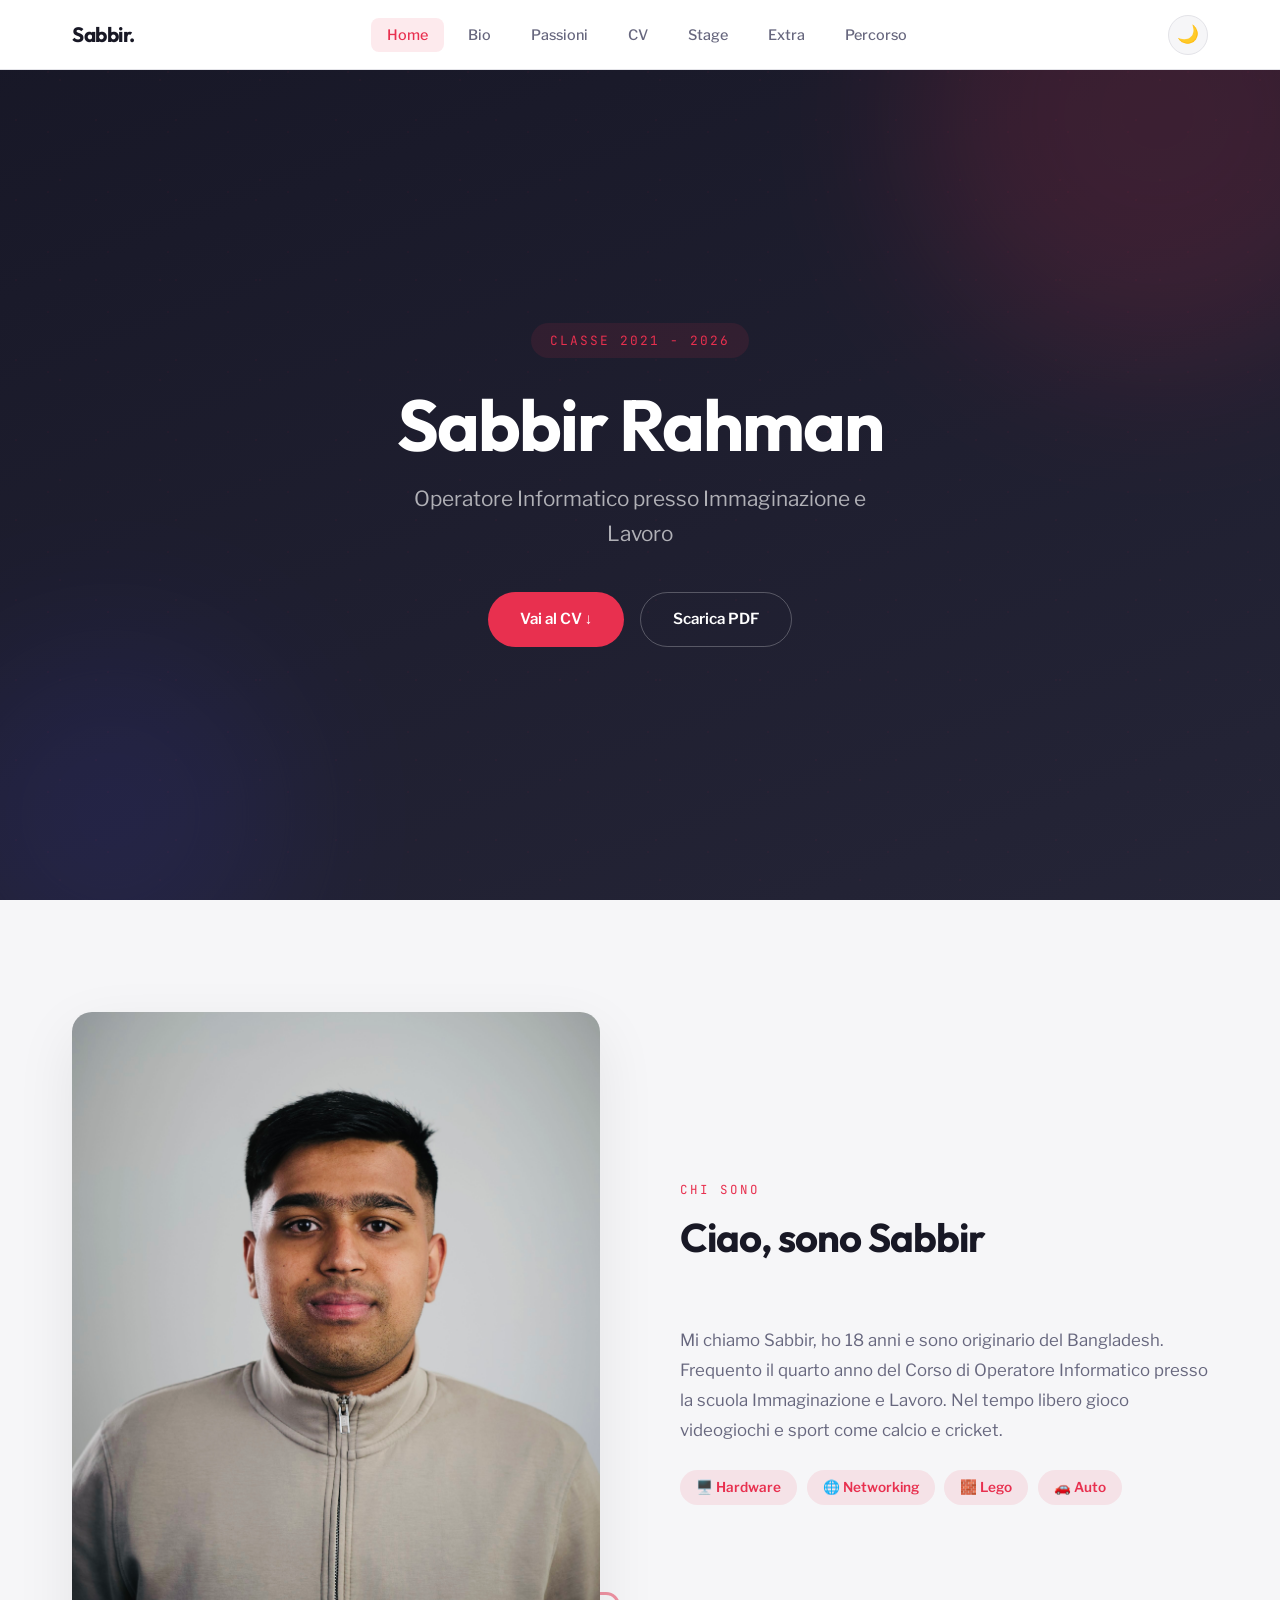
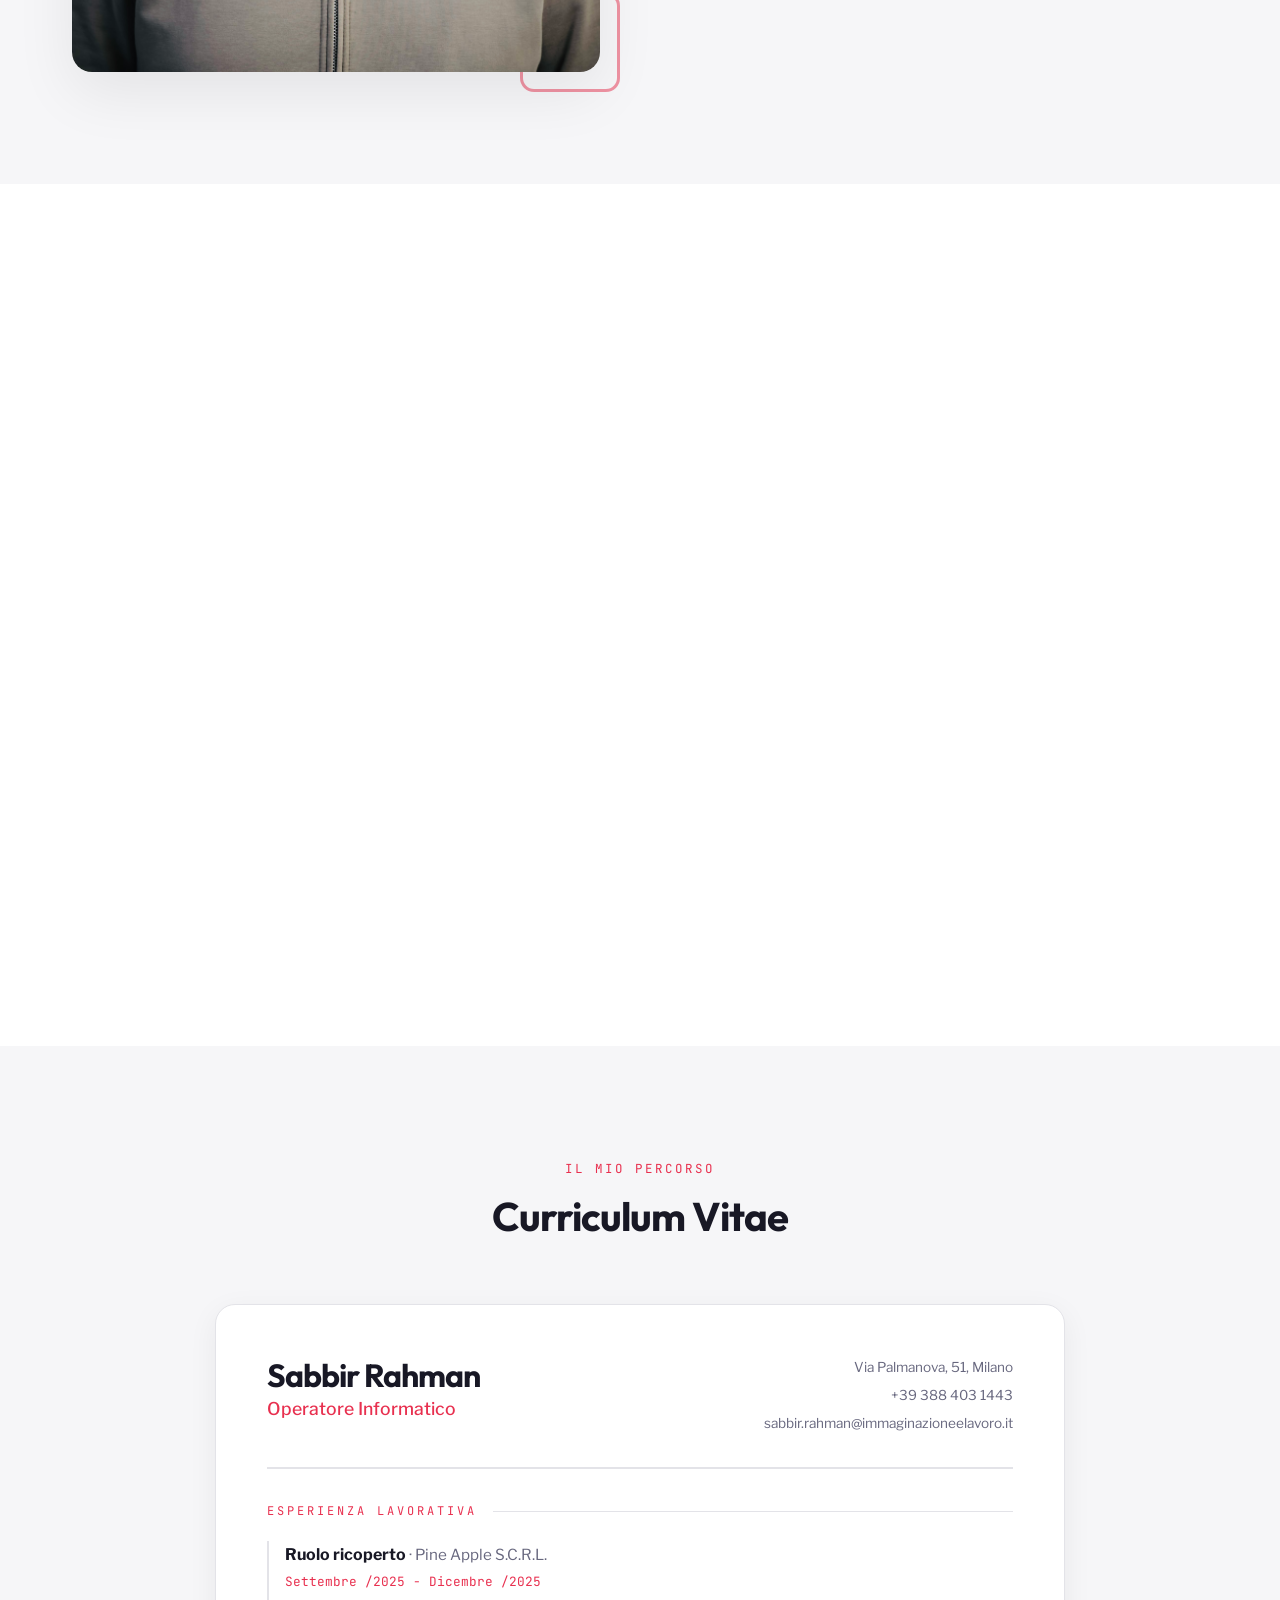
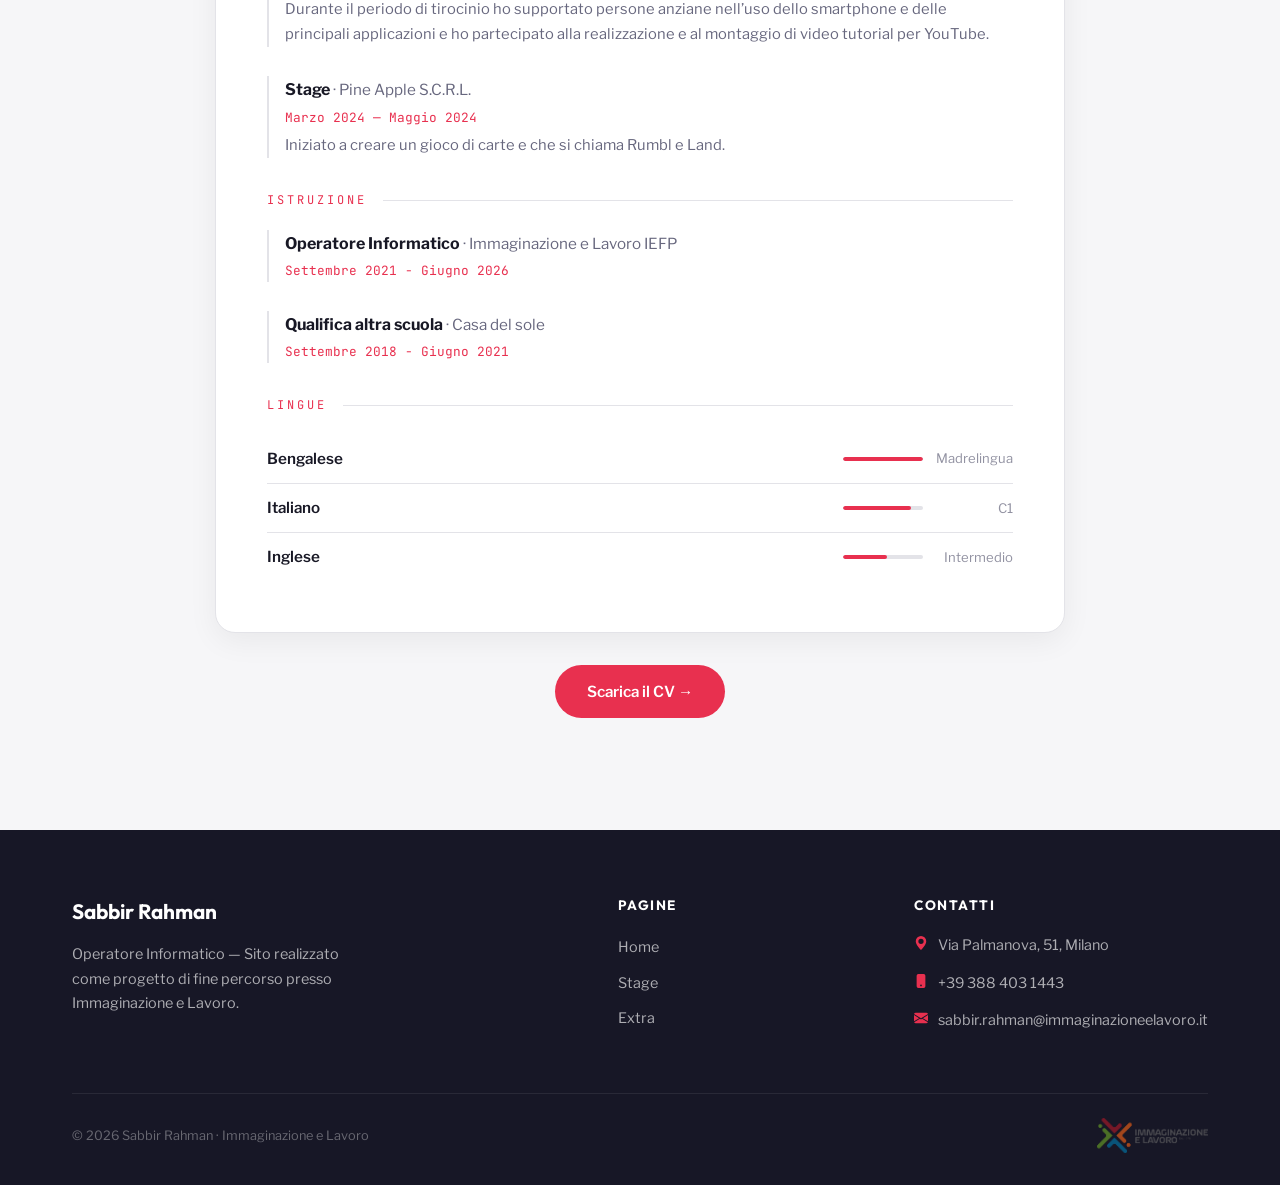
<file: index.html>
<!DOCTYPE html>
<html lang="it" data-theme="default">
<!--
    PERSONALIZZAZIONE RAPIDA:
    
    1. TEMA: cambia data-theme="default" qui sopra con:
       ocean, sunset, forest, lavender, mono
    
    2. DARK MODE: il bottone 🌙 in alto a destra
    
    3. FONT: cambia i link Google Fonts qui sotto
    
    4. CONTENUTI: cerca i commenti "MODIFICA" nel codice
-->
<head>
    <meta charset="UTF-8">
    <meta name="viewport" content="width=device-width, initial-scale=1.0">
    <title>Sabbir Rahman — Portfolio</title>

    <!-- MODIFICA: Cambia i font qui se vuoi -->
    <link rel="preconnect" href="https://fonts.googleapis.com">
    <link rel="preconnect" href="https://fonts.gstatic.com" crossorigin>
    <link href="https://fonts.googleapis.com/css2?family=Outfit:wght@400;500;600;700&family=Libre+Franklin:wght@400;500;600;700&family=JetBrains+Mono:wght@400;500&display=swap" rel="stylesheet">

    <link rel="stylesheet" href="./style.css">
</head>
<body>

    <!-- ====== NAVBAR ====== -->
    <nav class="site-nav">
        <div class="nav-inner">
            <!-- MODIFICA: il tuo nome -->
            <a href="#" class="nav-brand">Sabbir.</a>

            <button class="nav-burger" id="navBurger" aria-label="Apri menu">
                <span></span><span></span><span></span>
            </button>

            <ul class="nav-links" id="navLinks">
                <li><a href="#" class="active">Home</a></li>
                <li><a href="#bio">Bio</a></li>
                <li><a href="#passioni">Passioni</a></li>
                <li><a href="#cv">CV</a></li>
                <li><a href="./stage.html">Stage</a></li>
                <li><a href="./extra.html">Extra</a></li>
                <li><a href="./percorso.html">Percorso</a></li>
            </ul>

            <button class="theme-toggle" id="themeToggle" aria-label="Cambia tema">🌙</button>
        </div>
    </nav>

    <!-- ====== HERO ====== -->
    <section class="hero">
        <div class="hero-pattern"></div>
        <div class="hero-blob hero-blob-1"></div>
        <div class="hero-blob hero-blob-2"></div>

        <div class="hero-content">
            <!-- MODIFICA: il tuo badge, nome e descrizione -->
            <span class="hero-label reveal">Classe 2021 - 2026</span>
            <h1 class="reveal reveal-delay-1">Sabbir Rahman</h1>
            <p class="hero-sub reveal reveal-delay-2">Operatore Informatico presso Immaginazione e Lavoro</p>
            <div class="hero-cta reveal reveal-delay-3">
                <a href="#cv" class="btn-primary-custom">Vai al CV ↓</a>
                <a href="./CV..pdf" target="_blank" class="btn-outline-custom">Scarica PDF</a>
            </div>
        </div>
    </section>

    <!-- ====== BIO ====== -->
    <section class="section" id="bio">
        <div class="section-container">
            <div class="bio-grid">
                <div class="bio-image reveal-left">
                    <div class="bio-image-frame">
                        <!-- MODIFICA: sostituisci con la tua foto (./img/foto.jpg) -->
                        <img src="./img/IMG_6367.JPG.jpeg" alt="Foto profilo">
                    </div>
                </div>
                <div class="bio-text-area reveal-right">
                    <div class="section-header">
                        <span class="section-label">Chi sono</span>
                        <h2 class="section-title">Ciao, sono Sabbir</h2>
                    </div>
                    <!-- MODIFICA: scrivi la tua bio -->
                    <p>
                        Mi chiamo Sabbir, ho 18 anni e sono originario del Bangladesh. Frequento il quarto anno del Corso di Operatore Informatico presso la scuola Immaginazione e Lavoro. Nel tempo libero gioco videogiochi e sport come calcio e cricket.
                    </p>
                    <p>
                        <!-- Un secondo paragrafo è utile per aggiungere dettagli: un progetto  -->
                        <!-- a cui tieni, una competenza che vuoi sviluppare, o semplicemente  -->
                        <!-- qualcosa che ti rende unico. -->
                    </p>
                    <!-- MODIFICA: le tue "etichette" -->
                    <div class="bio-pills">
                        <span class="bio-pill">🖥️ Hardware</span>
                        <span class="bio-pill">🌐 Networking</span>
                        <span class="bio-pill">🧱 Lego</span>
                        <span class="bio-pill">🚗 Auto</span>
                    </div>
                </div>
            </div>
        </div>
    </section>

    <!-- ====== PASSIONI ====== -->
    <section class="section section-alt" id="passioni">
        <div class="section-container">
            <div class="section-header center reveal">
                <span class="section-label">Cosa mi appassiona</span>
                <h2 class="section-title">Le mie Passioni</h2>
                <p class="section-desc">Le cose che amo fare nel tempo libero e che mi definiscono</p>
            </div>

            <div class="passions-grid">

                <!-- MODIFICA: Card 1 — cambia immagine, categoria, titolo e testo -->
                <div class="passion-card reveal reveal-delay-1">
                    <div class="passion-card-img">
                        <img src="./img/AI ff 1.png" alt="Lego">
                    </div>
                    <div class="passion-card-body">
                        <span class="passion-card-tag">Tempo libero</span>
                        <h3>Videogiochi</h3>
                        <p>Mi piace giocare ai videogiochi, specialmente a Free Fire. Ci gioco ogni volta che ho tempo libero insieme ai miei amici e partecipo anche ai tornei di questo gioco.</p>
                    </div>
                </div>

                <!-- MODIFICA: Card 2 -->
                <div class="passion-card reveal reveal-delay-2">
                    <div class="passion-card-img">
                        <img src="./img/World cup.jpg" alt="Passione 2">
                    </div>
                    <div class="passion-card-body">
                        <span class="passion-card-tag">Hobby</span>
                        <h3>Calcio</h3>
                        <p>Il calcio è il mio sport preferito . Gioco spesso con i miei amici e il mio ruolo preferito è il centrocampista. La mia squadra del cuore è il Barcellona e il mio giocatore preferito è Messi.</p>
                    </div>
                </div>

                <!-- MODIFICA: Card 3 -->
                <div class="passion-card reveal reveal-delay-3">
                    <div class="passion-card-img">
                        <img src="./img/download (2).jpg" alt="Passione 3">
                    </div>
                    <div class="passion-card-body">
                        <span class="passion-card-tag">Sport</span>
                        <h3>Cricket</h3>
                        <p>Il cricket è lo sport più popolare nel mio paese e piace a tutti, compreso me. In Italia purtroppo non ci sono molti posti dove giocare, quindi non pratico molto qui, ma quando torno nel mio paese gioco sempre.</p>
                    </div>
                </div>

            </div>
        </div>
    </section>

    <!-- ====== CV ====== -->
    <section class="section" id="cv">
        <div class="section-container">
            <div class="section-header center reveal">
                <span class="section-label">Il mio percorso</span>
                <h2 class="section-title">Curriculum Vitae</h2>
            </div>

            <div class="cv-paper reveal">
                <!-- MODIFICA: intestazione CV -->
                <div class="cv-header">
                    <div>
                        <h2 class="cv-name">Sabbir Rahman</h2>
                        <p class="cv-role">Operatore Informatico</p>
                    </div>
                    <div class="cv-contact-mini">
                        <span>Via Palmanova, 51, Milano</span>
                        <span>+39 388 403 1443 </span>
                        <span>sabbir.rahman@immaginazioneelavoro.it</span>
                    </div>
                </div>

                <!-- Esperienza -->
                <div class="cv-section-title">Esperienza Lavorativa</div>

                <!-- MODIFICA: aggiungi le tue esperienze -->
                <div class="cv-entry">
                    <span class="cv-entry-title">Ruolo ricoperto</span>
                    <span class="cv-entry-place"> · Pine Apple S.C.R.L.</span>
                    <span class="cv-entry-date">Settembre /2025 - Dicembre /2025</span>
                    <p class="cv-entry-desc">Durante il periodo di tirocinio ho supportato persone anziane nell’uso dello smartphone e delle principali applicazioni e ho partecipato alla realizzazione e al montaggio di video tutorial per YouTube.</p>
                </div>

                <div class="cv-entry">
                    <span class="cv-entry-title">Stage</span>
                    <span class="cv-entry-place"> · Pine Apple S.C.R.L.</span>
                    <span class="cv-entry-date">Marzo 2024 — Maggio 2024</span>
                    <p class="cv-entry-desc">Iniziato a creare un gioco di carte e che si chiama Rumbl e Land.</p>
                </div>

                <!-- Istruzione -->
                <div class="cv-section-title">Istruzione</div>

                <div class="cv-entry">
                    <span class="cv-entry-title">Operatore Informatico</span>
                    <span class="cv-entry-place"> · Immaginazione e Lavoro IEFP</span>
                    <span class="cv-entry-date">Settembre 2021 - Giugno 2026</span>
                </div>

                <div class="cv-entry">
                    <span class="cv-entry-title">Qualifica altra scuola</span>
                    <span class="cv-entry-place"> · Casa del sole</span>
                    <span class="cv-entry-date">Settembre 2018 - Giugno 2021</span>
                </div>

                <!-- Lingue -->
                <div class="cv-section-title">Lingue</div>

                <!-- MODIFICA: le tue lingue e livelli (width della barra: 100% = nativo, 80% = avanzato, 60% = intermedio, 40% = base) -->
                <div class="cv-lang">
                    <span class="cv-lang-name">Bengalese</span>
                    <div class="cv-lang-level">
                        <div class="cv-lang-bar"><div class="cv-lang-bar-fill" style="width: 100%"></div></div>
                        <span class="cv-lang-label">Madrelingua</span>
                    </div>
                </div>
                <div class="cv-lang">
                    <span class="cv-lang-name">Italiano</span>
                    <div class="cv-lang-level">
                        <div class="cv-lang-bar"><div class="cv-lang-bar-fill" style="width: 85%"></div></div>
                        <span class="cv-lang-label">C1</span>
                    </div>
                </div>
                <div class="cv-lang">
                    <span class="cv-lang-name">Inglese</span>
                    <div class="cv-lang-level">
                        <div class="cv-lang-bar"><div class="cv-lang-bar-fill" style="width: 55%"></div></div>
                        <span class="cv-lang-label">Intermedio</span>
                    </div>
                </div>
            </div>

            <div style="text-align: center; margin-top: 2rem;" class="reveal">
                <a href="./CV..pdf" target="_blank" class="btn-primary-custom">Scarica il CV →</a>
            </div>
        </div>
    </section>

    <!-- ====== FOOTER ====== -->
    <footer class="site-footer">
        <div class="section-container">
            <div class="footer-grid">
                <div>
                    <!-- MODIFICA: il tuo nome e descrizione -->
                    <p class="footer-brand">Sabbir Rahman</p>
                    <p class="footer-desc">
                        Operatore Informatico — Sito realizzato come progetto di fine percorso 
                        presso Immaginazione e Lavoro.
                    </p>
                </div>
                <div>
                    <p class="footer-heading">Pagine</p>
                    <ul class="footer-links">
                        <li><a href="#">Home</a></li>
                        <li><a href="./stage.html">Stage</a></li>
                        <li><a href="./extra.html">Extra</a></li>
                    </ul>
                </div>
                <div>
                    <p class="footer-heading">Contatti</p>
                    <!-- MODIFICA: i tuoi contatti -->
                    <div class="footer-contact-item">
                        <svg xmlns="http://www.w3.org/2000/svg" width="14" height="14" fill="currentColor" viewBox="0 0 16 16"><path d="M8 16s6-5.686 6-10A6 6 0 0 0 2 6c0 4.314 6 10 6 10m0-7a3 3 0 1 1 0-6 3 3 0 0 1 0 6"/></svg>
                        <span>Via Palmanova, 51, Milano</span>
                    </div>
                    <div class="footer-contact-item">
                        <svg xmlns="http://www.w3.org/2000/svg" width="14" height="14" fill="currentColor" viewBox="0 0 16 16"><path d="M3 2a2 2 0 0 1 2-2h6a2 2 0 0 1 2 2v12a2 2 0 0 1-2 2H5a2 2 0 0 1-2-2zm6 11a1 1 0 1 0-2 0 1 1 0 0 0 2 0"/></svg>
                        <span>+39 388 403 1443</span>
                    </div>
                    <div class="footer-contact-item">
                        <svg xmlns="http://www.w3.org/2000/svg" width="14" height="14" fill="currentColor" viewBox="0 0 16 16"><path d="M.05 3.555A2 2 0 0 1 2 2h12a2 2 0 0 1 1.95 1.555L8 8.414zM0 4.697v7.104l5.803-3.558zM6.761 8.83l-6.57 4.027A2 2 0 0 0 2 14h12a2 2 0 0 0 1.808-1.144l-6.57-4.027L8 9.586zm3.436-.586L16 11.801V4.697z"/></svg>
                        <span>sabbir.rahman@immaginazioneelavoro.it</span>
                    </div>
                </div>
            </div>
            <div class="footer-bottom">
                <span class="footer-copy">© 2026 Sabbir Rahman · Immaginazione e Lavoro</span>
                <img src="./img/new-logo-iel-data_retina.png" class="footer-logo" alt="Logo scuola">
            </div>
        </div>
    </footer>

    <script src="./script.js"></script>
</body>
</html>
</file>
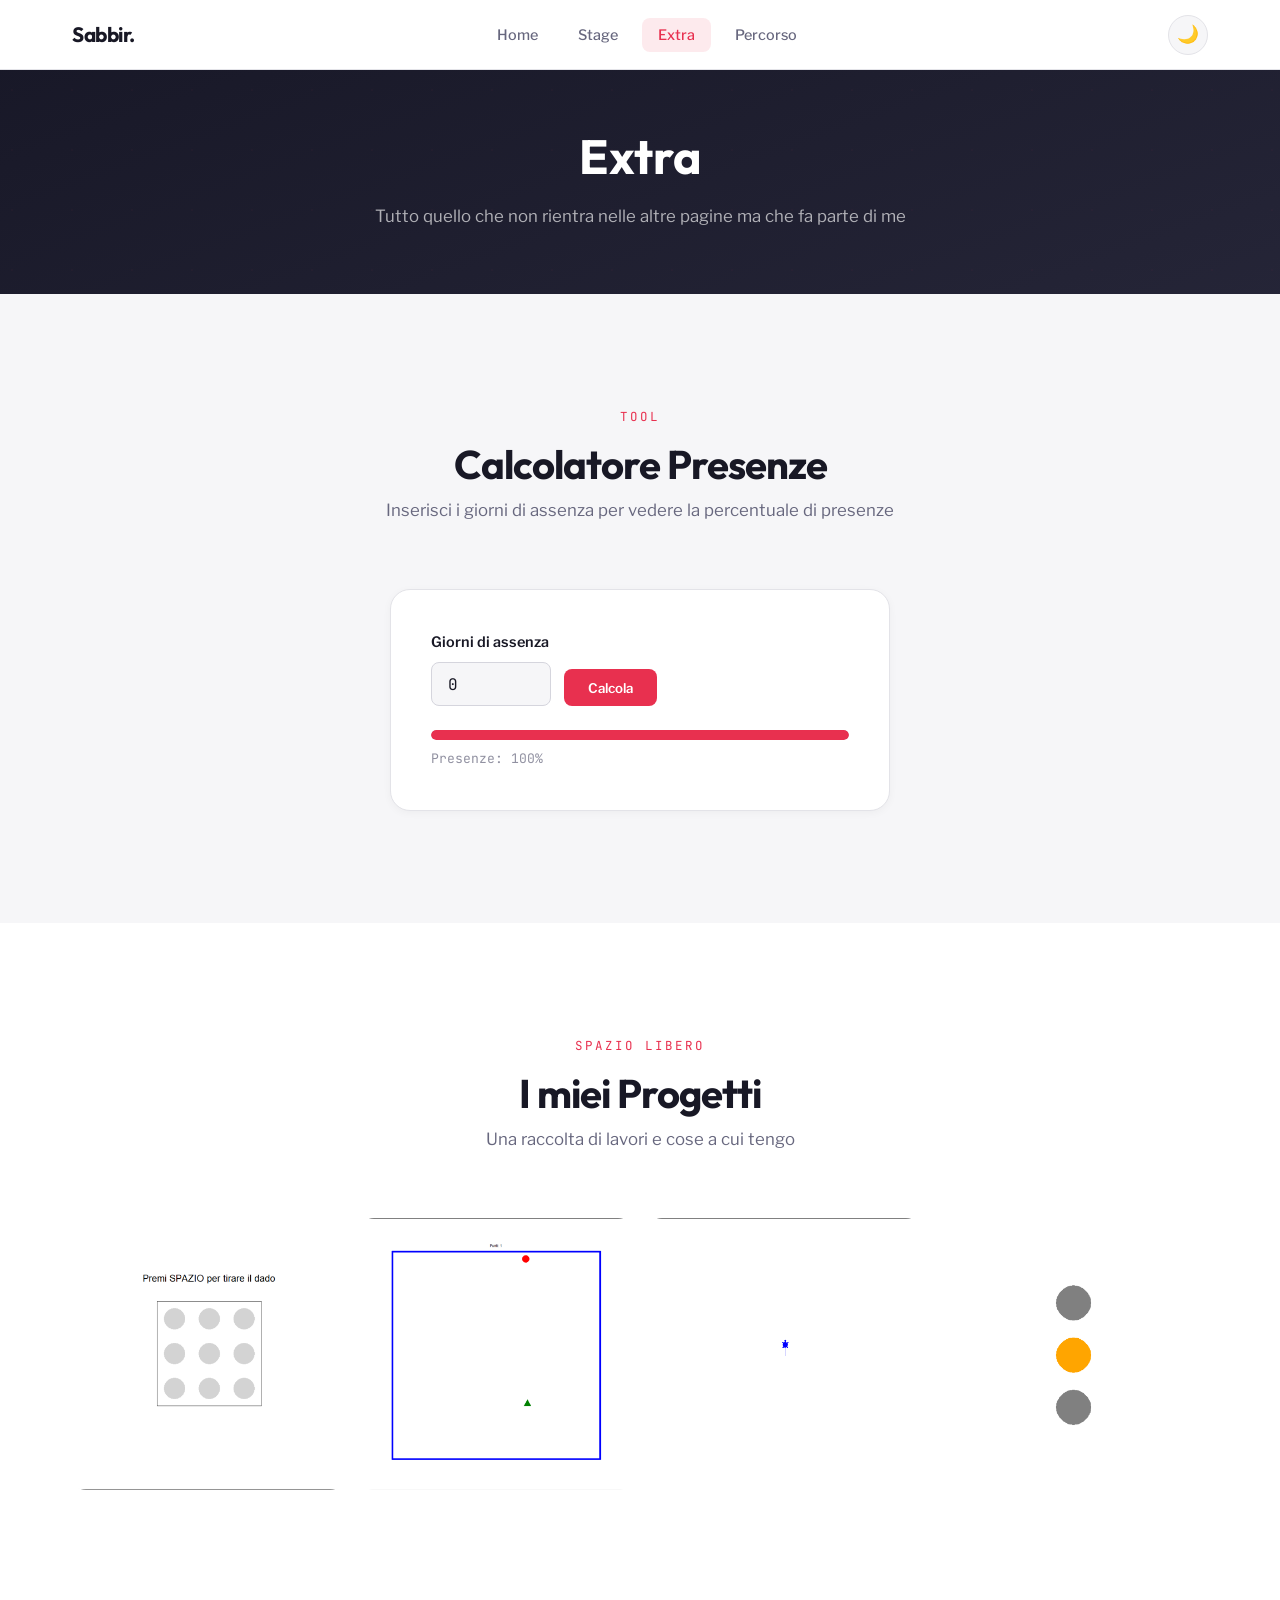
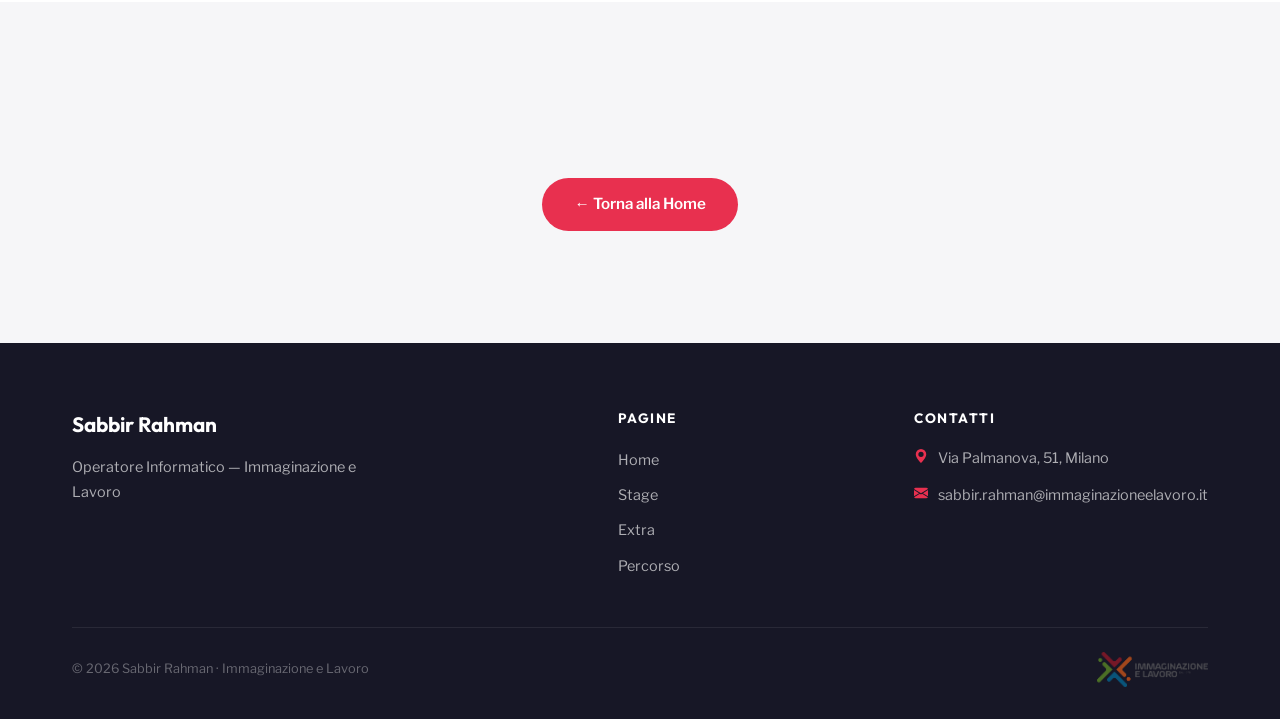
<file: extra.html>
<!DOCTYPE html>
<html lang="it" data-theme="default">
<head>
    <meta charset="UTF-8">
    <meta name="viewport" content="width=device-width, initial-scale=1.0">
    <title>Sabbir Rahman — Extra</title>

    <link rel="preconnect" href="https://fonts.googleapis.com">
    <link rel="preconnect" href="https://fonts.gstatic.com" crossorigin>
    <link href="https://fonts.googleapis.com/css2?family=Outfit:wght@400;500;600;700&family=Libre+Franklin:wght@400;500;600;700&family=JetBrains+Mono:wght@400;500&display=swap" rel="stylesheet">

    <link rel="stylesheet" href="./style.css">
</head>
<body>

    <!-- ====== NAVBAR ====== -->
    <nav class="site-nav">
        <div class="nav-inner">
            <a href="./index.html" class="nav-brand">Sabbir.</a>
            <button class="nav-burger" id="navBurger" aria-label="Apri menu">
                <span></span><span></span><span></span>
            </button>
            <ul class="nav-links" id="navLinks">
                <li><a href="./index.html">Home</a></li>
                <li><a href="./stage.html">Stage</a></li>
                <li><a href="#" class="active">Extra</a></li>
                 <li><a href="./percorso.html">Percorso</a></li>
            </ul>
            <button class="theme-toggle" id="themeToggle" aria-label="Cambia tema">🌙</button>
        </div>
    </nav>

    <!-- ====== PAGE HERO ====== -->
    <section class="page-hero">
        <div class="hero-pattern"></div>
        <div class="section-container">
            <h1 class="reveal">Extra</h1>
            <p class="hero-sub reveal reveal-delay-1">
                Tutto quello che non rientra nelle altre pagine ma che fa parte di me
            </p>
        </div>
    </section>

    <!-- ====== CALCOLATORE PRESENZE ====== -->
    <section class="section">
        <div class="section-container">
            <div class="section-header center reveal">
                <span class="section-label">Tool</span>
                <h2 class="section-title">Calcolatore Presenze</h2>
                <p class="section-desc">Inserisci i giorni di assenza per vedere la percentuale di presenze</p>
            </div>

            <div class="presenze-card reveal">
                <label for="progresso">Giorni di assenza</label>
                <div class="presenze-input">
                    <input type="number" id="progresso" min="0" value="0" placeholder="0">
                    <button class="btn-calcola" onclick="calcolaPresenze()">Calcola</button>
                </div>
                <div class="progress-wrap">
                    <div class="progress-bar-bg">
                        <div class="progress-bar-fill" id="barraFill"></div>
                    </div>
                    <p class="progress-label" id="percentualeText">Presenze: 100%</p>
                </div>
            </div>
        </div>
    </section>

    <!-- ====== GALLERY / CONTENUTO LIBERO ====== -->
    <!--
        Questa sezione è uno spazio libero. Puoi usarla per:
        - Una gallery di foto dei tuoi progetti
        - Certificazioni ottenute (ECDL, ecc.)
        - Link ai tuoi profili (GitHub, LinkedIn)
        - Qualsiasi cosa ti rappresenti
        
        Di seguito c'è un esempio di gallery. 
        Sostituisci le immagini con le tue.
    -->
    <section class="section section-alt">
        <div class="section-container">
            <div class="section-header center reveal">
                <span class="section-label">Spazio libero</span>
                <h2 class="section-title">I miei Progetti</h2>
                <p class="section-desc">Una raccolta di lavori e cose a cui tengo</p>
            </div>

            <!-- MODIFICA: sostituisci le immagini e i testi -->
            <div class="gallery-grid">
                <div class="gallery-item reveal reveal-delay-1">
                    <img src="./img/1.png" alt="Progetto 1">
                    <div class="gallery-item-overlay">
                        <span>Dado</span>
                    </div>
                </div>
                <div class="gallery-item reveal reveal-delay-2">
                    <img src="./img/2.png" alt="Progetto 2">
                    <div class="gallery-item-overlay">
                        <span>Gioco Serpente</span>
                    </div>
                </div>
                <div class="gallery-item reveal reveal-delay-3">
                    <img src="./img/Screenshot 2026-06-17 004241.png" alt="Progetto 3">
                    <div class="gallery-item-overlay">
                        <span>Gioco Turtle</span>
                    </div>
                </div>
                <div class="gallery-item reveal reveal-delay-4">
                    <img src="./img/Screenshot 2026-06-17 005019.png" alt="Progetto 4">
                    <div class="gallery-item-overlay">
                        <span>Semaforo</span>
                    </div>
                </div>
            </div>
        </div>
    </section>

    <!-- ====== SEZIONE TESTO LIBERO ====== -->
    <section class="section">
        <div class="section-container" style="max-width: 700px;">
            <div class="section-header center reveal">
                <span class="section-label"></span>
                <h2 class="section-title"></h2>
            </div>
            <div class="reveal" style="text-align: center;">
                <p style="color: var(--text-secondary); line-height: 1.8; margin-bottom: 2rem;">
                    
                </p>
                <a href="./index.html" class="btn-primary-custom">← Torna alla Home</a>
            </div>
        </div>
    </section>

    <!-- ====== FOOTER ====== -->
    <footer class="site-footer">
        <div class="section-container">
            <div class="footer-grid">
                <div>
                    <p class="footer-brand">Sabbir Rahman</p>
                    <p class="footer-desc">Operatore Informatico — Immaginazione e Lavoro</p>
                </div>
                <div>
                    <p class="footer-heading">Pagine</p>
                    <ul class="footer-links">
                        <li><a href="./index.html">Home</a></li>
                        <li><a href="./stage.html">Stage</a></li>
                        <li><a href="./extra.html">Extra</a></li>
                        <li><a href="./percorso.html">Percorso</a></li>
                    </ul>
                </div>
                <div>
                    <p class="footer-heading">Contatti</p>
                    <div class="footer-contact-item">
                        <svg xmlns="http://www.w3.org/2000/svg" width="14" height="14" fill="currentColor" viewBox="0 0 16 16"><path d="M8 16s6-5.686 6-10A6 6 0 0 0 2 6c0 4.314 6 10 6 10m0-7a3 3 0 1 1 0-6 3 3 0 0 1 0 6"/></svg>
                        <span>Via Palmanova, 51, Milano</span>
                    </div>
                    <div class="footer-contact-item">
                        <svg xmlns="http://www.w3.org/2000/svg" width="14" height="14" fill="currentColor" viewBox="0 0 16 16"><path d="M.05 3.555A2 2 0 0 1 2 2h12a2 2 0 0 1 1.95 1.555L8 8.414zM0 4.697v7.104l5.803-3.558zM6.761 8.83l-6.57 4.027A2 2 0 0 0 2 14h12a2 2 0 0 0 1.808-1.144l-6.57-4.027L8 9.586zm3.436-.586L16 11.801V4.697z"/></svg>
                        <span>sabbir.rahman@immaginazioneelavoro.it</span>
                    </div>
                </div>
            </div>
            <div class="footer-bottom">
                <span class="footer-copy">© 2026 Sabbir Rahman · Immaginazione e Lavoro</span>
                <img src="./img/new-logo-iel-data_retina.png" class="footer-logo" alt="Logo scuola">
            </div>
        </div>
    </footer>

    <script src="./script.js"></script>
</body>
</html>
</file>
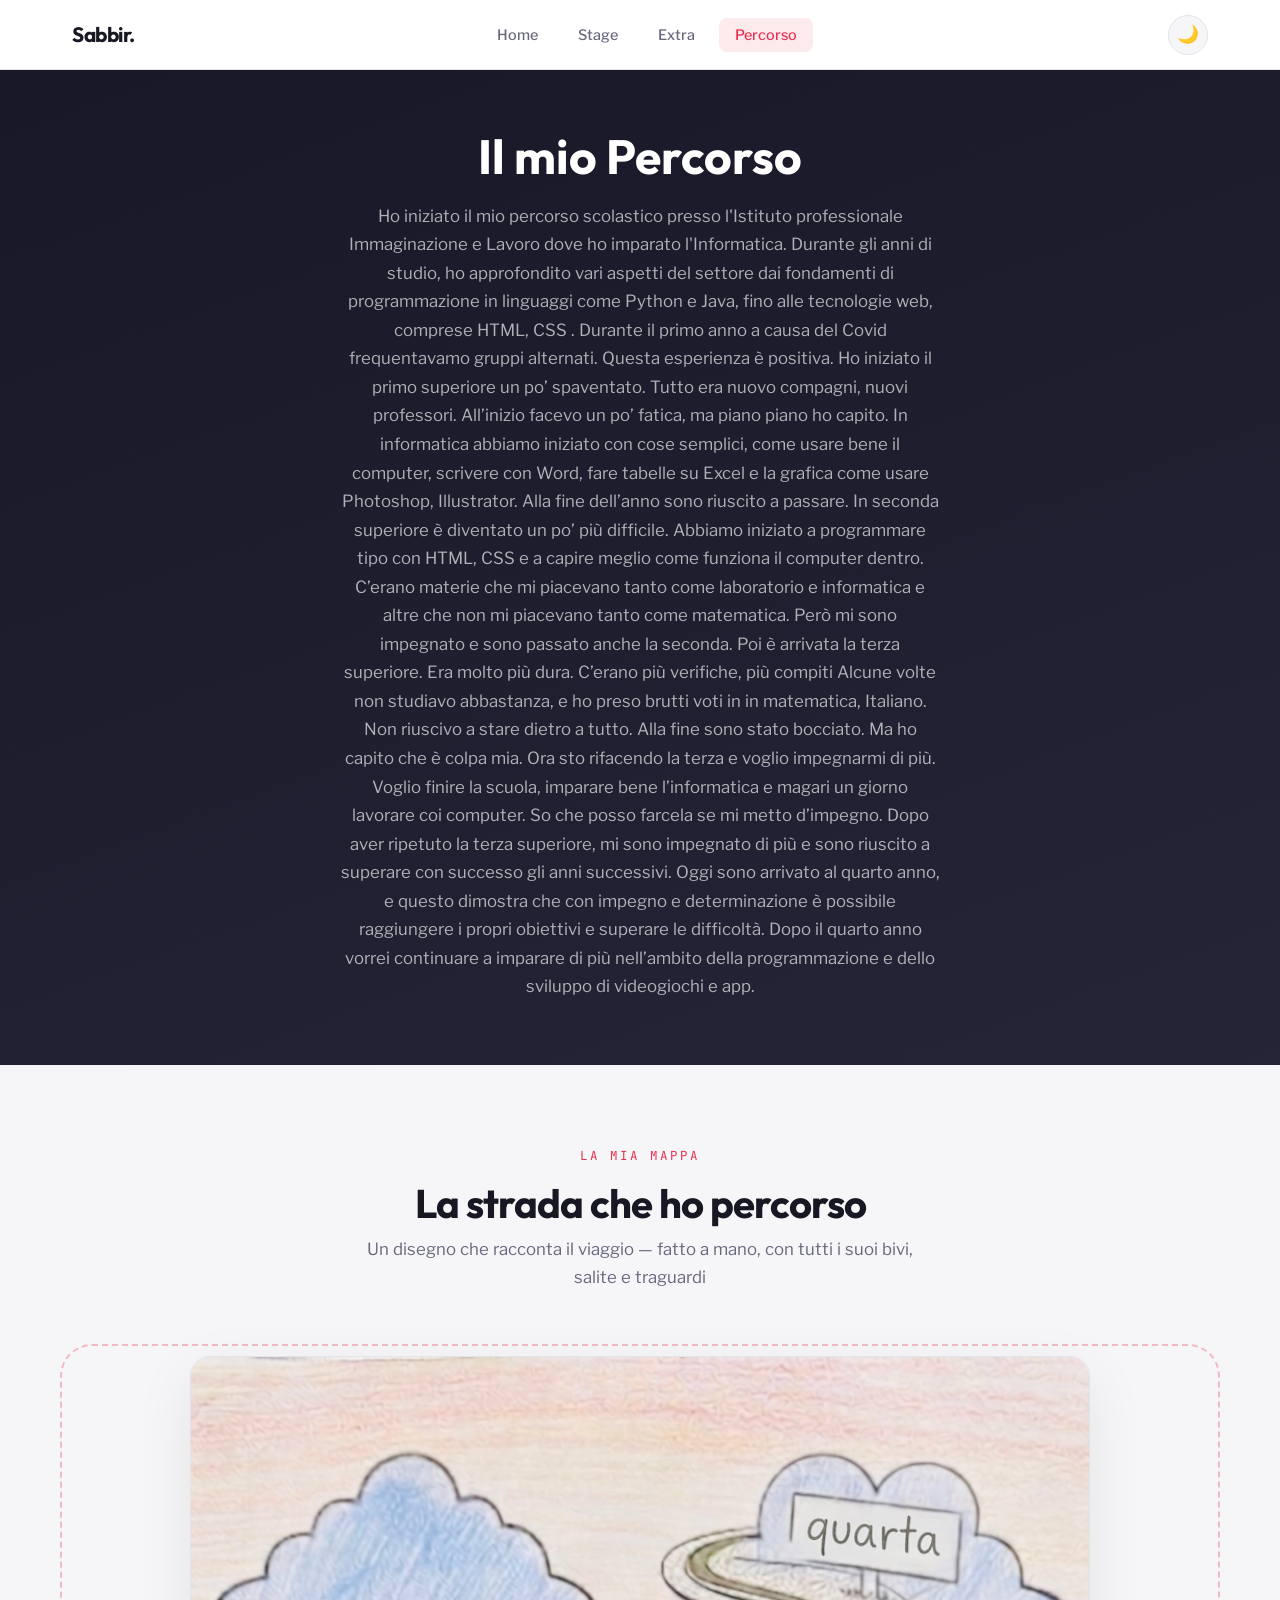
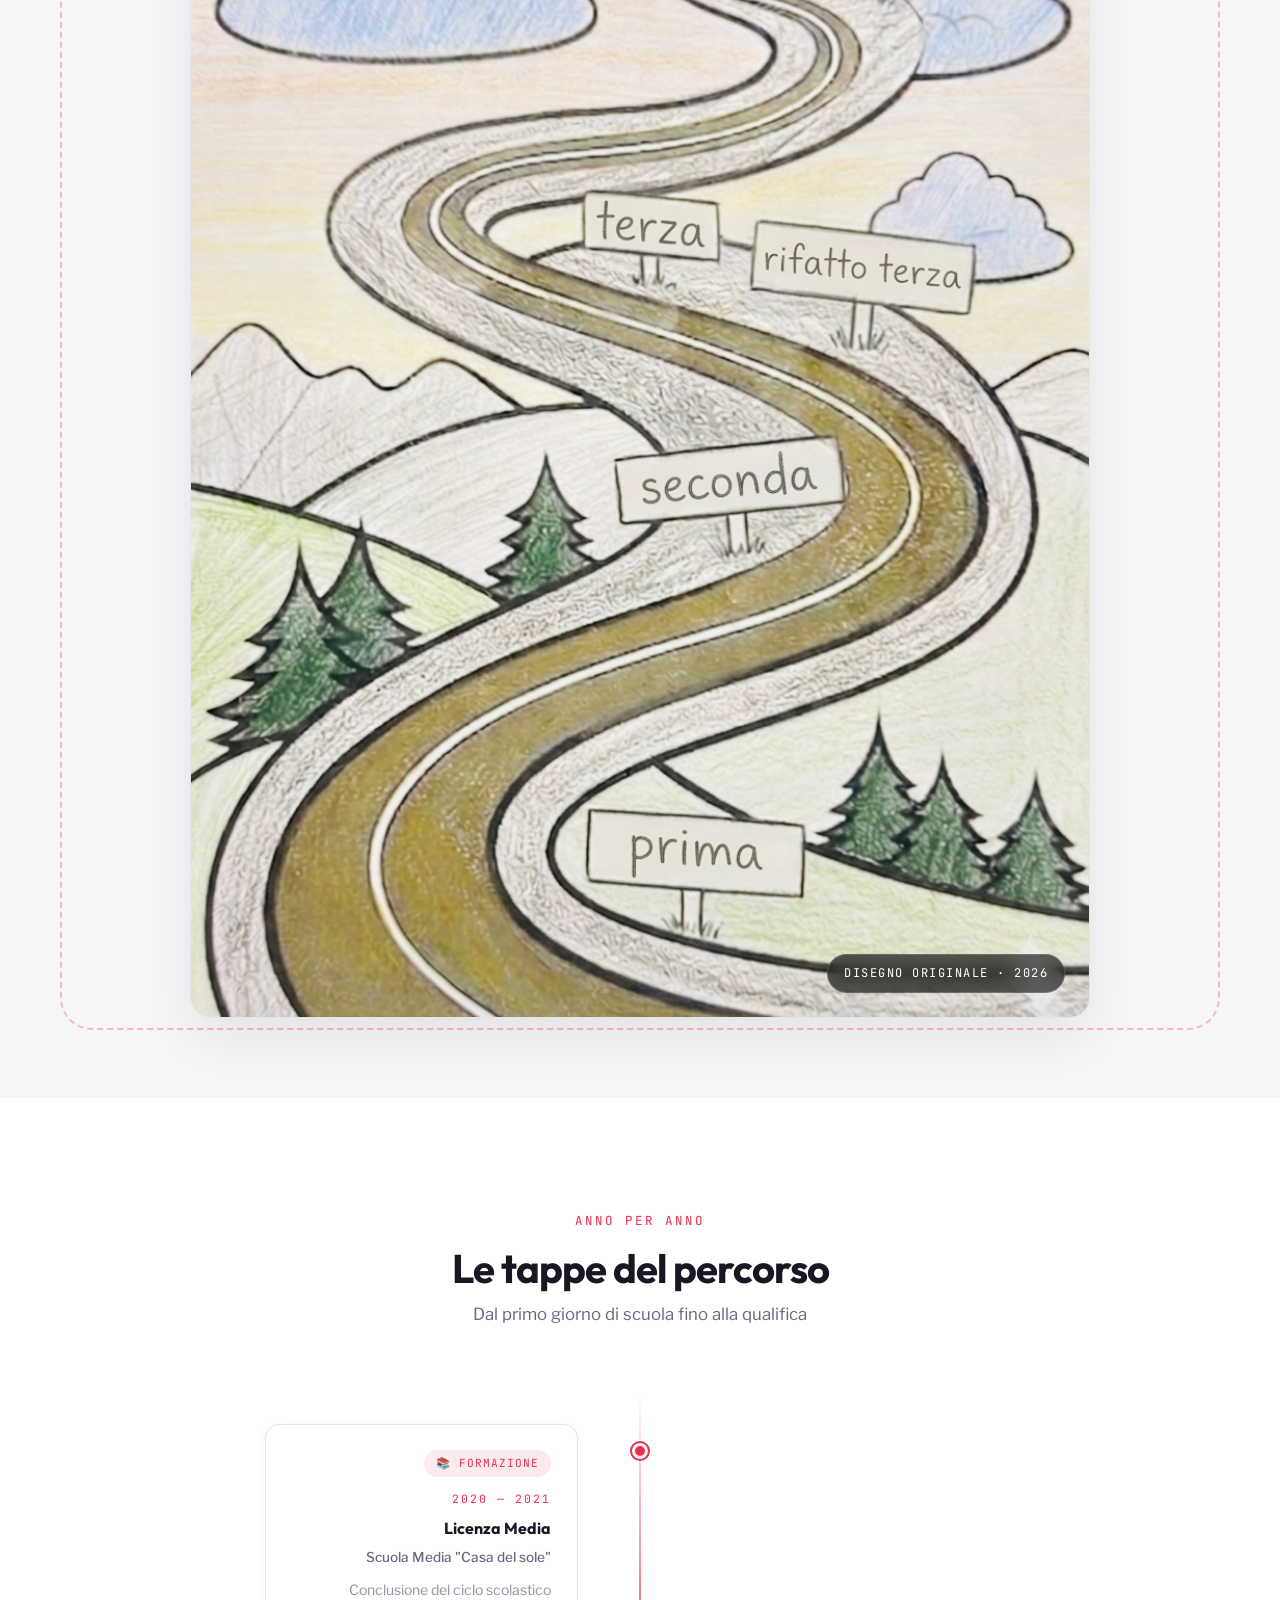
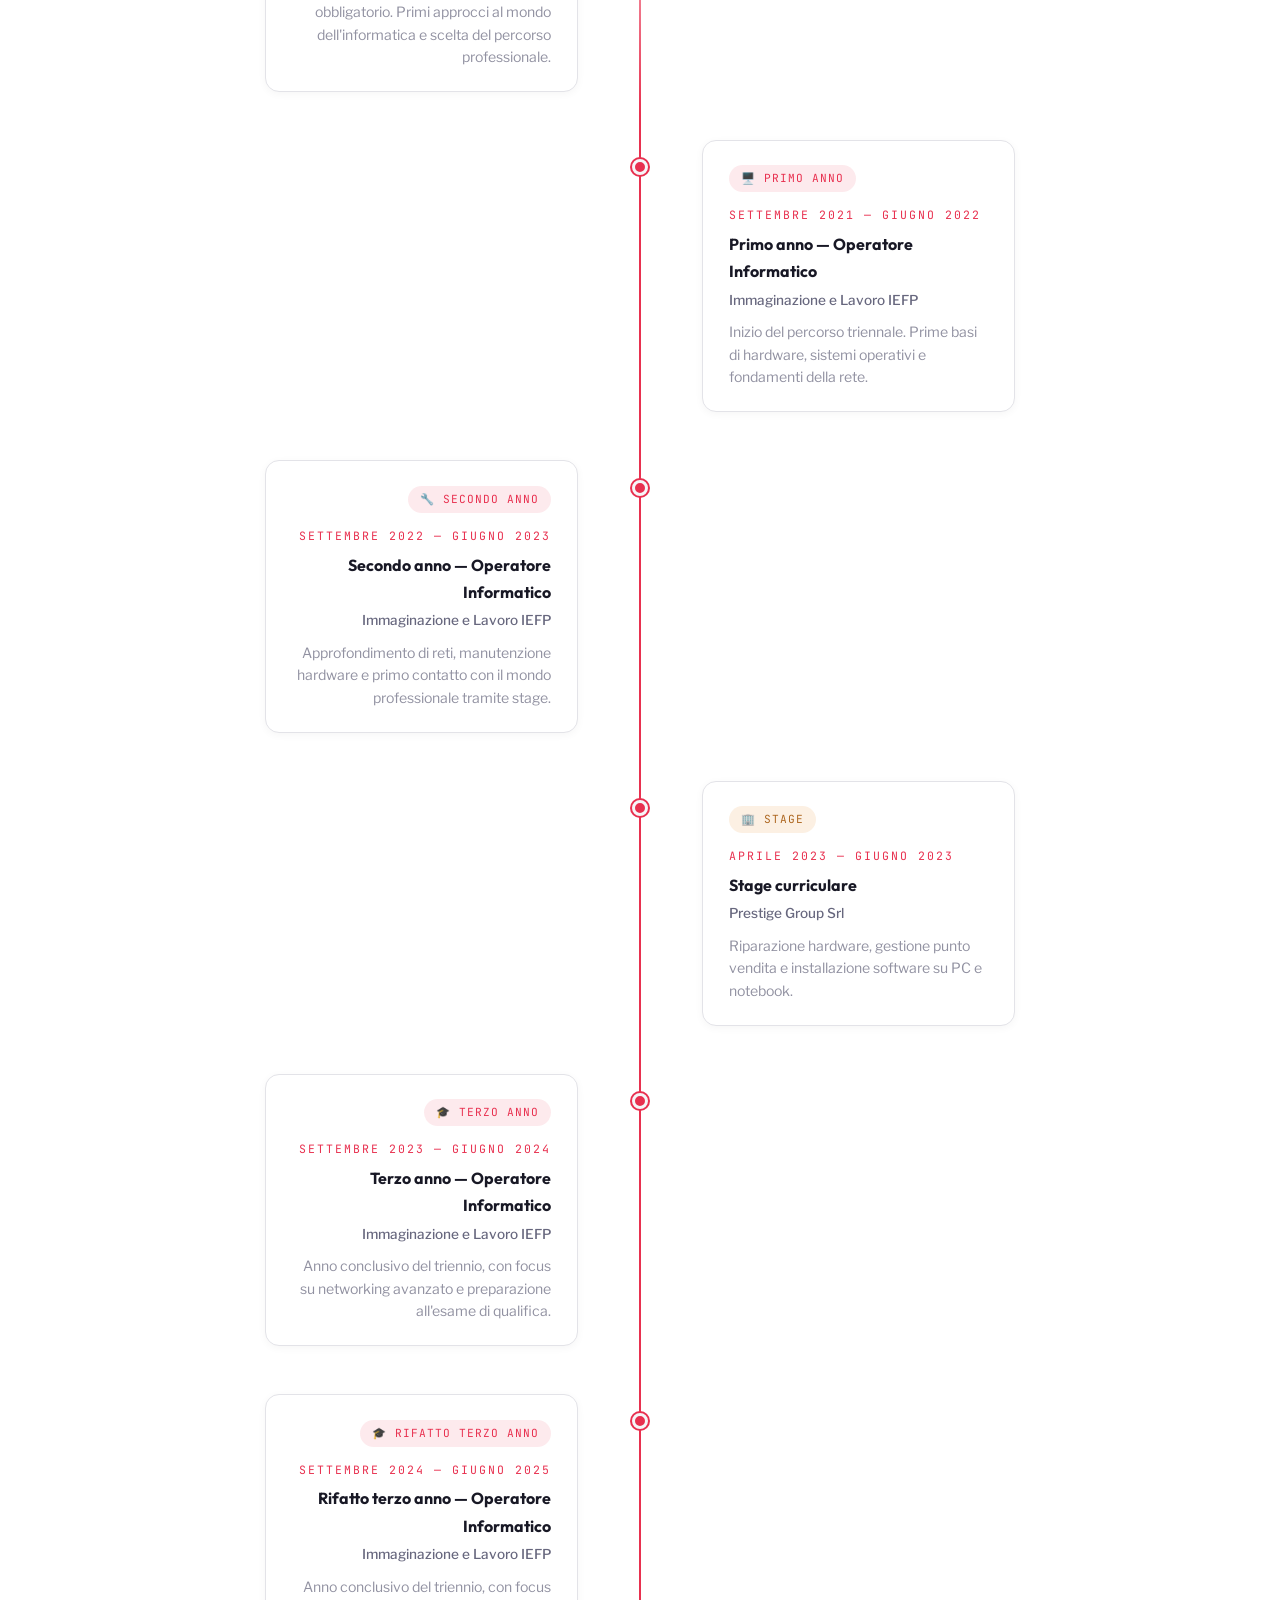
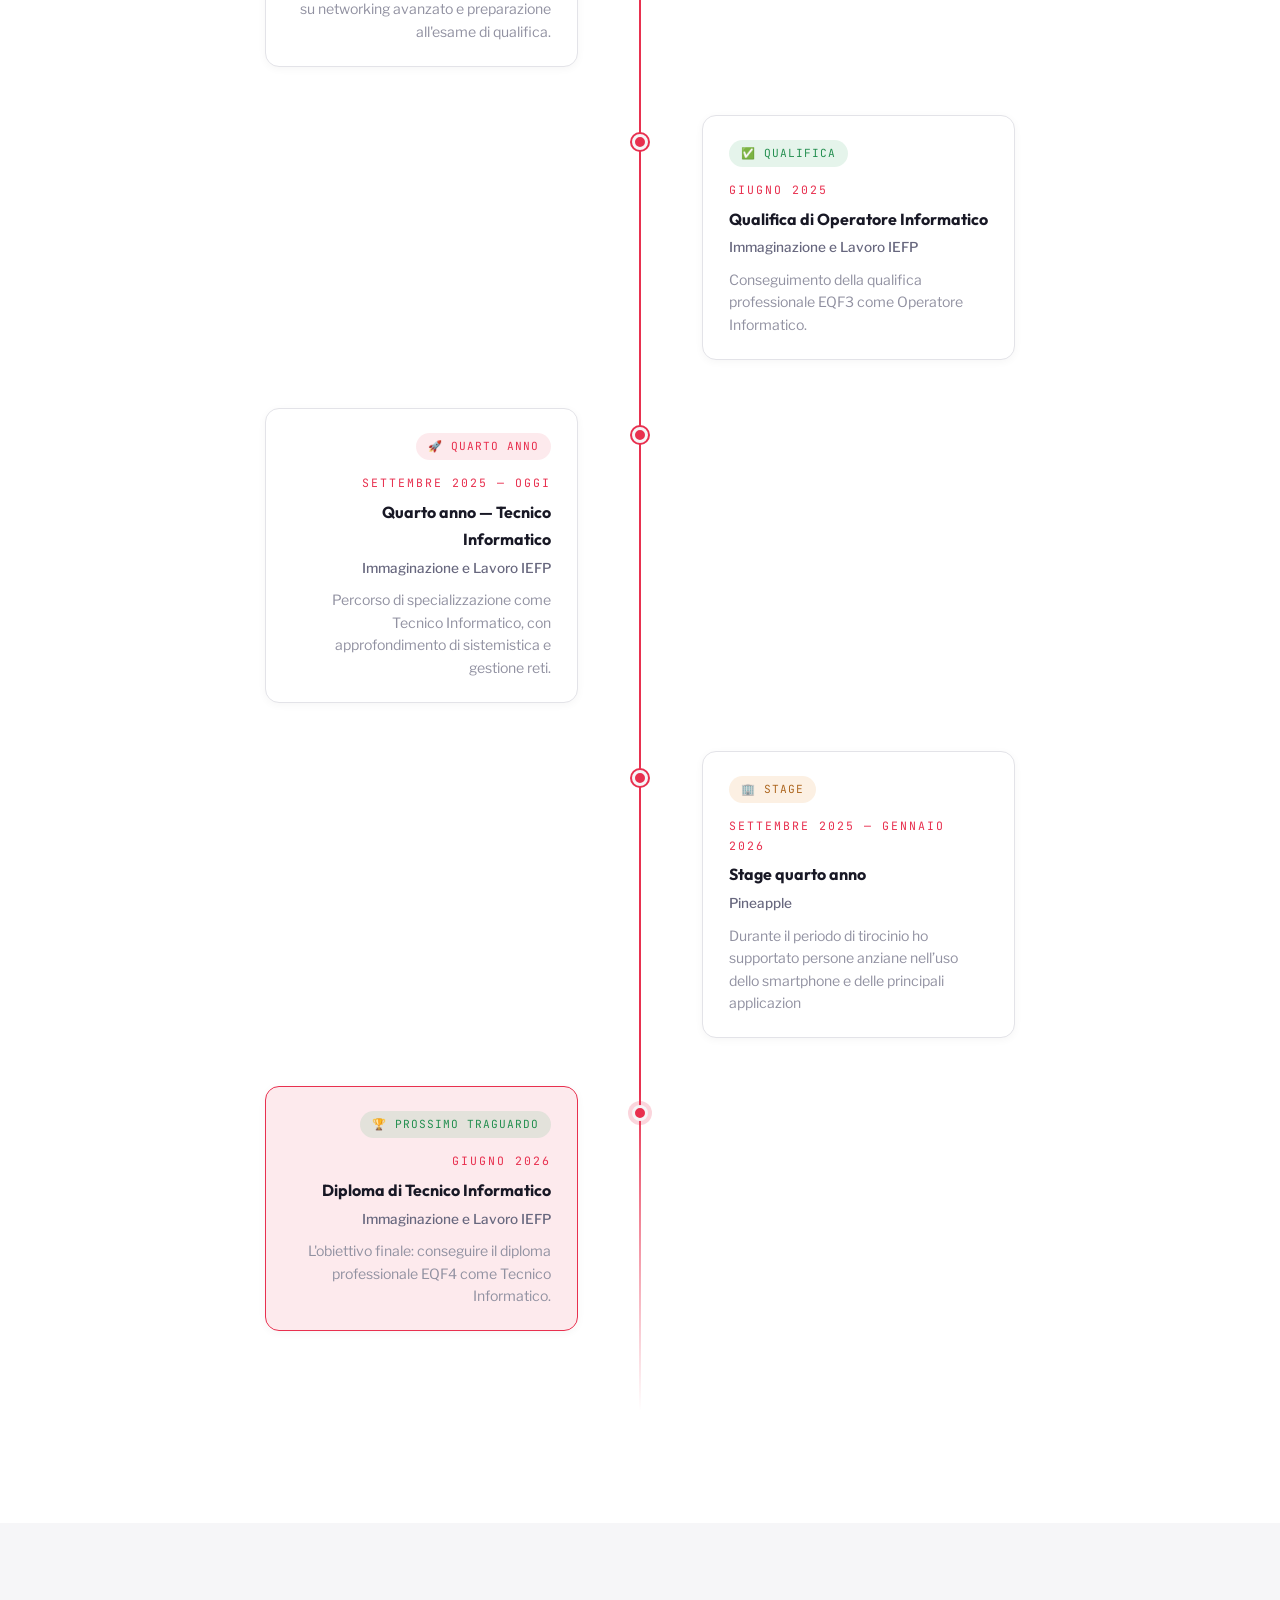
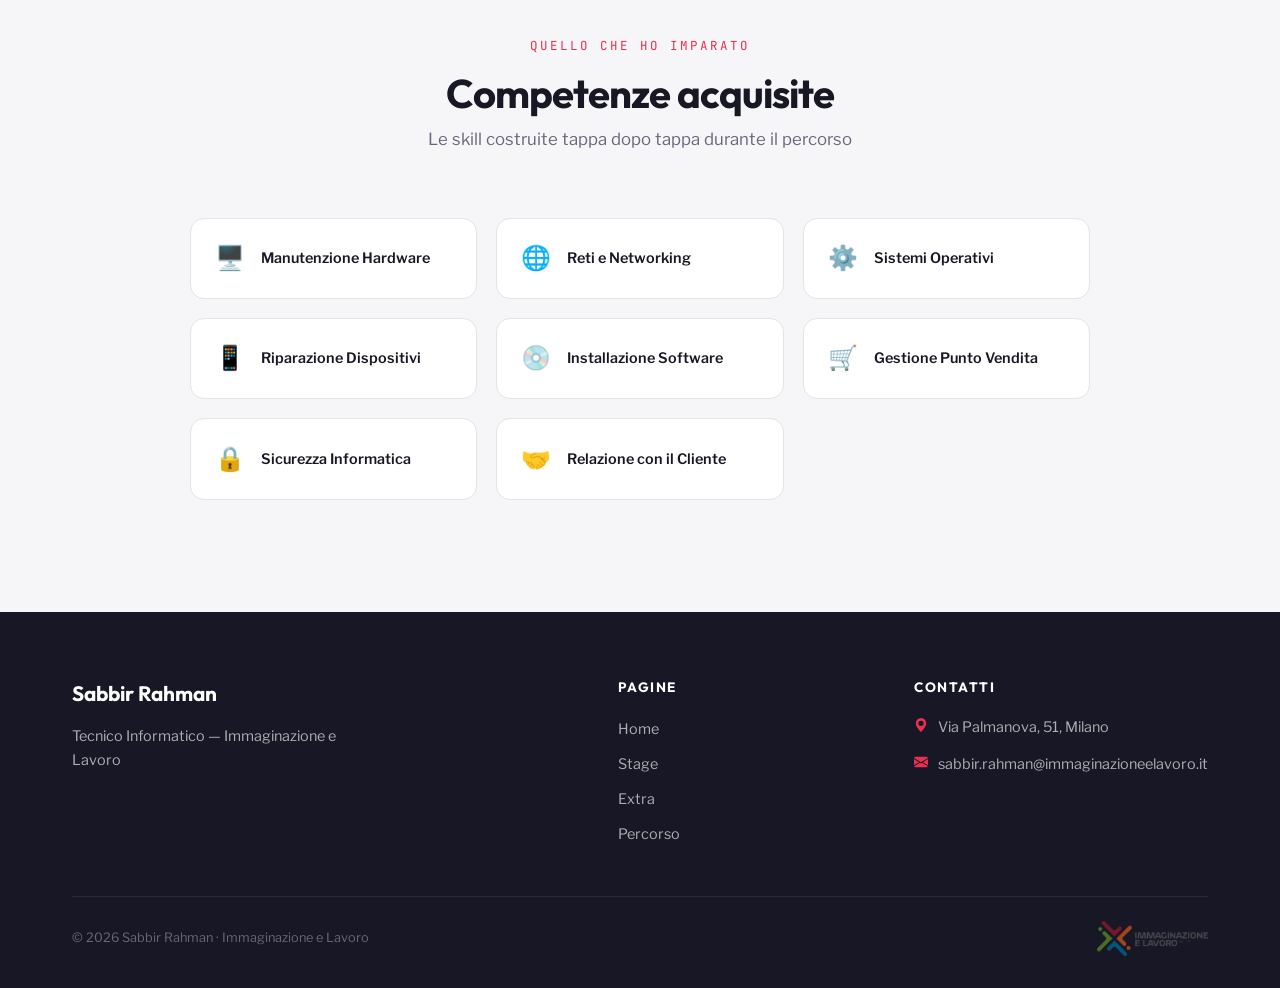
<file: percorso.html>
<!DOCTYPE html>
<html lang="it" data-theme="default">
<head>
    <meta charset="UTF-8">
    <meta name="viewport" content="width=device-width, initial-scale=1.0">
    <title>Sabbir Rahman — Percorso Scolastico</title>

    <link rel="preconnect" href="https://fonts.googleapis.com">
    <link rel="preconnect" href="https://fonts.gstatic.com" crossorigin>
    <link href="https://fonts.googleapis.com/css2?family=Outfit:wght@400;500;600;700&family=Libre+Franklin:wght@400;500;600;700&family=JetBrains+Mono:wght@400;500&display=swap" rel="stylesheet">

    <link rel="stylesheet" href="./style.css">

    <style>
        /* ======================================================
           STILI SPECIFICI — PERCORSO SCOLASTICO
           ====================================================== */

        /* === IMMAGINE STRADA DISEGNATA === */
        .strada-section {
            padding: 5rem 0;
        }

        .strada-frame {
            position: relative;
            max-width: 900px;
            margin: 0 auto;
            border-radius: var(--radius-lg);
            overflow: hidden;
            box-shadow: var(--shadow-lg);
            border: 1px solid var(--border-light);
        }

        .strada-frame img {
            width: 100%;
            height: auto;
            display: block;
            object-fit: cover;
        }

        /* Badge sovrapposto all'immagine */
        .strada-badge {
            position: absolute;
            bottom: 1.5rem;
            right: 1.5rem;
            background: rgba(0, 0, 0, 0.6);
            backdrop-filter: blur(10px);
            color: #fff;
            font-family: var(--font-mono);
            font-size: 0.75rem;
            letter-spacing: 1.5px;
            text-transform: uppercase;
            padding: 0.5rem 1rem;
            border-radius: var(--radius-full);
            border: 1px solid rgba(255,255,255,0.15);
        }

        /* Cornice decorativa attorno all'immagine */
        .strada-wrapper {
            position: relative;
        }

        .strada-wrapper::before {
            content: '';
            position: absolute;
            inset: -12px;
            border: 2px dashed var(--accent);
            border-radius: calc(var(--radius-lg) + 12px);
            opacity: 0.3;
            pointer-events: none;
            z-index: 0;
        }

        .strada-frame {
            position: relative;
            z-index: 1;
        }

        /* === TIMELINE PERCORSO === */
        .timeline {
            position: relative;
            max-width: 750px;
            margin: 0 auto;
            padding: 2rem 0;
        }

        /* Linea verticale centrale */
        .timeline::before {
            content: '';
            position: absolute;
            left: 50%;
            top: 0;
            bottom: 0;
            width: 2px;
            background: linear-gradient(
                to bottom,
                transparent,
                var(--accent) 10%,
                var(--accent) 90%,
                transparent
            );
            transform: translateX(-50%);
        }

        .timeline-item {
            position: relative;
            display: grid;
            grid-template-columns: 1fr 60px 1fr;
            align-items: start;
            margin-bottom: 3rem;
            gap: 0;
        }

        /* Pallino centrale */
        .timeline-dot {
            width: 16px;
            height: 16px;
            background: var(--accent);
            border-radius: 50%;
            border: 3px solid var(--bg-primary);
            box-shadow: 0 0 0 2px var(--accent);
            justify-self: center;
            margin-top: 1.2rem;
            position: relative;
            z-index: 1;
            transition: transform var(--duration-fast) var(--ease-spring);
        }

        .timeline-item:hover .timeline-dot {
            transform: scale(1.4);
        }

        /* Contenuto sinistra (anni pari) */
        .timeline-left {
            padding-right: 2rem;
            text-align: right;
        }

        /* Contenuto destra (anni dispari) */
        .timeline-right {
            padding-left: 2rem;
        }

        /* Le card vuote occupano lo spazio ma non mostrano nulla */
        .timeline-left:empty,
        .timeline-right:empty {
            display: block;
        }

        .timeline-card {
            background: var(--bg-elevated);
            border: 1px solid var(--border-light);
            border-radius: var(--radius-md);
            padding: 1.4rem 1.6rem;
            box-shadow: var(--shadow-sm);
            transition: transform var(--duration-normal) var(--ease-spring),
                        box-shadow var(--duration-normal) var(--ease-out),
                        border-color var(--duration-fast);
        }

        .timeline-card:hover {
            transform: translateY(-4px);
            box-shadow: var(--shadow-md);
            border-color: var(--accent);
        }

        .timeline-anno {
            font-family: var(--font-mono);
            font-size: 0.72rem;
            letter-spacing: 2px;
            text-transform: uppercase;
            color: var(--accent);
            margin-bottom: 0.4rem;
            display: block;
        }

        .timeline-titolo {
            font-family: var(--font-display);
            font-size: 1rem;
            font-weight: 700;
            color: var(--text-primary);
            margin-bottom: 0.2rem;
        }

        .timeline-luogo {
            font-size: 0.85rem;
            color: var(--text-secondary);
            font-weight: 500;
            margin-bottom: 0.6rem;
        }

        .timeline-desc {
            font-size: 0.88rem;
            color: var(--text-tertiary);
            line-height: 1.6;
        }

        /* Badge tipo evento */
        .timeline-badge {
            display: inline-flex;
            align-items: center;
            gap: 0.3rem;
            font-family: var(--font-mono);
            font-size: 0.7rem;
            text-transform: uppercase;
            letter-spacing: 1px;
            padding: 0.25rem 0.75rem;
            border-radius: var(--radius-full);
            margin-bottom: 0.8rem;
        }

        .timeline-badge.qualifica {
            background: hsla(145, 60%, 40%, 0.12);
            color: hsl(145, 60%, 35%);
        }

        .timeline-badge.formazione {
            background: var(--accent-soft);
            color: var(--accent);
        }

        .timeline-badge.stage {
            background: hsla(30, 80%, 50%, 0.12);
            color: hsl(30, 70%, 40%);
        }

        html[data-dark] .timeline-badge.qualifica {
            background: hsla(145, 60%, 40%, 0.2);
            color: hsl(145, 55%, 55%);
        }

        html[data-dark] .timeline-badge.stage {
            background: hsla(30, 80%, 50%, 0.18);
            color: hsl(30, 80%, 65%);
        }

        /* === CITAZIONE ISPIRAZIONALE === */
        .quote-block {
            background: var(--bg-elevated);
            border-left: 4px solid var(--accent);
            border-radius: 0 var(--radius-md) var(--radius-md) 0;
            padding: 2rem 2.5rem;
            max-width: 650px;
            margin: 0 auto;
            font-style: italic;
            font-size: 1.15rem;
            color: var(--text-secondary);
            line-height: 1.8;
            position: relative;
        }

        .quote-block::before {
            content: '"';
            font-family: var(--font-display);
            font-size: 5rem;
            color: var(--accent);
            opacity: 0.15;
            position: absolute;
            top: -1rem;
            left: 1rem;
            line-height: 1;
            pointer-events: none;
        }

        .quote-author {
            display: block;
            font-style: normal;
            font-family: var(--font-mono);
            font-size: 0.78rem;
            letter-spacing: 1.5px;
            text-transform: uppercase;
            color: var(--accent);
            margin-top: 1rem;
        }

        /* === COMPETENZE ACQUISITE === */
        .skills-grid {
            display: grid;
            grid-template-columns: repeat(auto-fill, minmax(220px, 1fr));
            gap: 1.2rem;
            max-width: 900px;
            margin: 0 auto;
        }

        .skill-chip {
            background: var(--bg-elevated);
            border: 1px solid var(--border-light);
            border-radius: var(--radius-md);
            padding: 1.2rem 1.5rem;
            display: flex;
            align-items: center;
            gap: 1rem;
            transition: transform var(--duration-fast) var(--ease-spring),
                        border-color var(--duration-fast),
                        box-shadow var(--duration-fast);
        }

        .skill-chip:hover {
            transform: translateY(-3px);
            border-color: var(--accent);
            box-shadow: var(--shadow-sm);
        }

        .skill-chip-icon {
            font-size: 1.5rem;
            flex-shrink: 0;
        }

        .skill-chip-text {
            font-size: 0.9rem;
            font-weight: 600;
            color: var(--text-primary);
        }

        /* === RESPONSIVE TIMELINE === */
        @media (max-width: 700px) {
            .timeline::before {
                left: 20px;
            }

            .timeline-item {
                grid-template-columns: 40px 1fr;
                grid-template-areas: "dot content";
            }

            .timeline-dot {
                grid-area: dot;
                justify-self: start;
                margin-left: 4px;
            }

            .timeline-left {
                display: none;
            }

            .timeline-right {
                grid-area: content;
                padding-left: 1rem;
                padding-right: 0;
                text-align: left;
            }

            /* Quando il contenuto è nella colonna sinistra, spostalo a destra su mobile */
            .timeline-item .timeline-left .timeline-card {
                display: none;
            }

            /* Override: mostra tutto a destra su mobile */
            .timeline-item.left-content .timeline-left {
                display: none;
            }

            .timeline-item.left-content .timeline-right {
                grid-area: content;
            }
        }
    </style>
</head>
<body>

    <!-- ====== NAVBAR ====== -->
    <nav class="site-nav">
        <div class="nav-inner">
            <a href="./index.html" class="nav-brand">Sabbir.</a>
            <button class="nav-burger" id="navBurger" aria-label="Apri menu">
                <span></span><span></span><span></span>
            </button>
            <ul class="nav-links" id="navLinks">
                <li><a href="./index.html">Home</a></li>
                <li><a href="./stage.html">Stage</a></li>
                <li><a href="./extra.html">Extra</a></li>
                <li><a href="#" class="active">Percorso</a></li>
            </ul>
            <button class="theme-toggle" id="themeToggle" aria-label="Cambia tema">🌙</button>
        </div>
    </nav>

    <!-- ====== PAGE HERO ====== -->
    <section class="page-hero">
        <div class="hero-pattern"></div>
        <div class="section-container">
            <h1 class="reveal">Il mio Percorso</h1>
            <p class="hero-sub reveal reveal-delay-1">
                Ho iniziato il mio percorso scolastico presso l'Istituto professionale Immaginazione e Lavoro dove ho imparato l'Informatica. Durante gli anni di studio, ho approfondito vari aspetti del settore dai fondamenti di programmazione in linguaggi come Python e Java, fino alle tecnologie web, comprese HTML, CSS . Durante il primo anno a causa del Covid frequentavamo gruppi alternati. Questa esperienza è positiva. Ho iniziato il primo superiore un po’ spaventato. Tutto era nuovo compagni, nuovi professori. All’inizio facevo un po’ fatica, ma piano piano ho capito. In informatica abbiamo iniziato con cose semplici, come usare bene il computer, scrivere con Word, fare tabelle su Excel e la grafica come usare Photoshop, Illustrator. Alla fine dell’anno sono riuscito a passare. In seconda superiore è diventato un po’ più difficile. Abbiamo iniziato a programmare tipo con HTML, CSS e a capire meglio come funziona il computer dentro. C’erano materie che mi piacevano tanto come laboratorio e informatica e altre che non mi piacevano tanto come matematica. Però mi sono impegnato e sono passato anche la seconda. Poi è arrivata la terza superiore. Era molto più dura. C’erano più verifiche, più compiti Alcune volte non studiavo abbastanza, e ho preso brutti voti in in matematica, Italiano. Non riuscivo a stare dietro a tutto. Alla fine sono stato bocciato. Ma ho capito che è colpa mia. Ora sto rifacendo la terza e voglio impegnarmi di più. Voglio finire la scuola, imparare bene l’informatica e magari un giorno lavorare coi computer. So che posso farcela se mi metto d’impegno.
                Dopo aver ripetuto la terza superiore, mi sono impegnato di più e sono riuscito a superare con successo gli anni successivi. Oggi sono arrivato al quarto anno, e questo dimostra che con impegno e determinazione è possibile raggiungere i propri obiettivi e superare le difficoltà. Dopo il quarto anno vorrei continuare a imparare di più nell’ambito della programmazione e dello sviluppo di videogiochi e app.
            </p>
        </div>
    </section>

    <!-- ====== IMMAGINE STRADA DISEGNATA ====== -->
    <section class="strada-section section">
        <div class="section-container">
            <div class="section-header center reveal">
                <span class="section-label">La mia mappa</span>
                <h2 class="section-title">La strada che ho percorso</h2>
                <p class="section-desc">
                    Un disegno che racconta il viaggio — fatto a mano, 
                    con tutti i suoi bivi, salite e traguardi
                </p>
            </div>

            <div class="strada-wrapper reveal">
                <div class="strada-frame">
                    <!--
                        MODIFICA: sostituisci il src con il percorso della tua immagine.
                        Esempio: src="./img/strada.jpg"  oppure  src="./img/percorso.png"
                        
                        L'immagine va salvata nella cartella img/ del progetto.
                        Dimensione consigliata: almeno 900×500 px, formato JPG o PNG.
                    -->
                    <img
                        src="./img/IMG_6961.PNG"
                        alt="La mia strada scolastica — disegno originale"
                    >
                    <span class="strada-badge">Disegno originale · 2026</span>
                </div>
            </div>

        </div>
    </section>

    <!-- ====== TIMELINE PERCORSO ====== -->
    <section class="section section-alt">
        <div class="section-container">
            <div class="section-header center reveal">
                <span class="section-label">Anno per anno</span>
                <h2 class="section-title">Le tappe del percorso</h2>
                <p class="section-desc">Dal primo giorno di scuola fino alla qualifica</p>
            </div>

            <div class="timeline">

                <!-- TAPPA 1 — a sinistra -->
                <!-- MODIFICA: anno, titolo, istituto, descrizione -->
                <div class="timeline-item left-content reveal">
                    <div class="timeline-left">
                        <div class="timeline-card">
                            <span class="timeline-badge formazione">📚 Formazione</span>
                            <span class="timeline-anno">2020 — 2021</span>
                            <div class="timeline-titolo">Licenza Media</div>
                            <div class="timeline-luogo">Scuola Media "Casa del sole"</div>
                            <p class="timeline-desc">
                                Conclusione del ciclo scolastico obbligatorio. 
                                Primi approcci al mondo dell'informatica e scelta 
                                del percorso professionale.
                            </p>
                        </div>
                    </div>
                    <div class="timeline-dot"></div>
                    <div class="timeline-right"></div>
                </div>

                <!-- TAPPA 2 — a destra -->
                <div class="timeline-item reveal reveal-delay-1">
                    <div class="timeline-left"></div>
                    <div class="timeline-dot"></div>
                    <div class="timeline-right">
                        <div class="timeline-card">
                            <span class="timeline-badge formazione">🖥️ Primo anno</span>
                            <span class="timeline-anno">Settembre 2021 — Giugno 2022</span>
                            <div class="timeline-titolo">Primo anno — Operatore Informatico</div>
                            <div class="timeline-luogo">Immaginazione e Lavoro IEFP</div>
                            <p class="timeline-desc">
                                Inizio del percorso triennale. Prime basi di hardware, 
                                sistemi operativi e fondamenti della rete.
                            </p>
                        </div>
                    </div>
                </div>

                <!-- TAPPA 3 — a sinistra -->
                <div class="timeline-item left-content reveal reveal-delay-2">
                    <div class="timeline-left">
                        <div class="timeline-card">
                            <span class="timeline-badge formazione">🔧 Secondo anno</span>
                            <span class="timeline-anno">Settembre 2022 — Giugno 2023</span>
                            <div class="timeline-titolo">Secondo anno — Operatore Informatico</div>
                            <div class="timeline-luogo">Immaginazione e Lavoro IEFP</div>
                            <p class="timeline-desc">
                                Approfondimento di reti, manutenzione hardware 
                                e primo contatto con il mondo professionale tramite stage.
                            </p>
                        </div>
                    </div>
                    <div class="timeline-dot"></div>
                    <div class="timeline-right"></div>
                </div>

                <!-- TAPPA 4 — a destra: primo stage -->
                <div class="timeline-item reveal reveal-delay-1">
                    <div class="timeline-left"></div>
                    <div class="timeline-dot"></div>
                    <div class="timeline-right">
                        <div class="timeline-card">
                            <span class="timeline-badge stage">🏢 Stage</span>
                            <span class="timeline-anno">Aprile 2023 — Giugno 2023</span>
                            <div class="timeline-titolo">Stage curriculare</div>
                            <div class="timeline-luogo">Prestige Group Srl</div>
                            <p class="timeline-desc">
                                Riparazione hardware, gestione punto vendita 
                                e installazione software su PC e notebook.
                            </p>
                        </div>
                    </div>
                </div>

                <!-- TAPPA 5 — a sinistra: terzo anno -->
                <div class="timeline-item left-content reveal reveal-delay-2">
                    <div class="timeline-left">
                        <div class="timeline-card">
                            <span class="timeline-badge formazione">🎓 Terzo anno</span>
                            <span class="timeline-anno">Settembre 2023 — Giugno 2024</span>
                            <div class="timeline-titolo">Terzo anno — Operatore Informatico</div>
                            <div class="timeline-luogo">Immaginazione e Lavoro IEFP</div>
                            <p class="timeline-desc">
                                Anno conclusivo del triennio, con focus su 
                                networking avanzato e preparazione all'esame di qualifica.
                            </p>
                        </div>
                        
                    </div>
                    <div class="timeline-dot"></div>
                    <div class="timeline-right"></div>
                </div>

                <div class="timeline-item left-content reveal reveal-delay-2">
                    <div class="timeline-left">
                        <div class="timeline-card">
                            <span class="timeline-badge formazione">🎓 Rifatto terzo anno</span>
                            <span class="timeline-anno">Settembre 2024 — Giugno 2025</span>
                            <div class="timeline-titolo">Rifatto terzo anno — Operatore Informatico</div>
                            <div class="timeline-luogo">Immaginazione e Lavoro IEFP</div>
                            <p class="timeline-desc">
                                Anno conclusivo del triennio, con focus su 
                                networking avanzato e preparazione all'esame di qualifica.
                            </p>
                        </div>
                        
                    </div>
                    <div class="timeline-dot"></div>
                    <div class="timeline-right"></div>
                </div>

                <!-- TAPPA 7 — a destra: qualifica -->
                <div class="timeline-item reveal reveal-delay-1">
                    <div class="timeline-left"></div>
                    <div class="timeline-dot"></div>
                    <div class="timeline-right">
                        <div class="timeline-card">
                            <span class="timeline-badge qualifica">✅ Qualifica</span>
                            <span class="timeline-anno">Giugno 2025</span>
                            <div class="timeline-titolo">Qualifica di Operatore Informatico</div>
                            <div class="timeline-luogo">Immaginazione e Lavoro IEFP</div>
                            <p class="timeline-desc">
                                Conseguimento della qualifica professionale EQF3 
                                come Operatore Informatico.
                            </p>
                        </div>
                    </div>
                </div>

                <!-- TAPPA 8 — a sinistra: quarto anno -->
                <div class="timeline-item left-content reveal reveal-delay-2">
                    <div class="timeline-left">
                        <div class="timeline-card">
                            <span class="timeline-badge formazione">🚀 Quarto anno</span>
                            <span class="timeline-anno">Settembre 2025 — Oggi</span>
                            <div class="timeline-titolo">Quarto anno — Tecnico Informatico</div>
                            <div class="timeline-luogo">Immaginazione e Lavoro IEFP</div>
                            <p class="timeline-desc">
                                Percorso di specializzazione come Tecnico Informatico, 
                                con approfondimento di sistemistica e gestione reti.
                            </p>
                        </div>
                    </div>
                    <div class="timeline-dot"></div>
                    <div class="timeline-right"></div>
                </div>

                <!-- TAPPA 9 — a destra: in corso -->
                <div class="timeline-item reveal reveal-delay-1">
                    <div class="timeline-left"></div>
                    <div class="timeline-dot"></div>
                    <div class="timeline-right">
                        <div class="timeline-card">
                            <span class="timeline-badge stage">🏢 Stage</span>
                            <span class="timeline-anno">Settembre 2025 — Gennaio 2026</span>
                            <div class="timeline-titolo">Stage quarto anno</div>
                            <div class="timeline-luogo">Pineapple</div>
                            <p class="timeline-desc">
                                Durante il periodo di tirocinio ho supportato
persone anziane nell’uso dello smartphone e delle
principali applicazion
                            </p>
                        </div>
                    </div>
                </div>

                <!-- TAPPA FINALE — traguardo futuro -->
                <div class="timeline-item left-content reveal reveal-delay-2">
                    <div class="timeline-left">
                        <div class="timeline-card" style="border-color: var(--accent); background: var(--accent-soft);">
                            <span class="timeline-badge qualifica">🏆 Prossimo traguardo</span>
                            <span class="timeline-anno">Giugno 2026</span>
                            <div class="timeline-titolo">Diploma di Tecnico Informatico</div>
                            <div class="timeline-luogo">Immaginazione e Lavoro IEFP</div>
                            <p class="timeline-desc">
                                L'obiettivo finale: conseguire il diploma professionale 
                                EQF4 come Tecnico Informatico.
                            </p>
                        </div>
                    </div>
                    <div class="timeline-dot" style="background: var(--accent); box-shadow: 0 0 0 4px var(--accent-medium);"></div>
                    <div class="timeline-right"></div>
                </div>

            </div>
        </div>
    </section>

    <!-- ====== COMPETENZE ACQUISITE ====== -->
    <section class="section">
        <div class="section-container">
            <div class="section-header center reveal">
                <span class="section-label">Quello che ho imparato</span>
                <h2 class="section-title">Competenze acquisite</h2>
                <p class="section-desc">Le skill costruite tappa dopo tappa durante il percorso</p>
            </div>

            <!-- MODIFICA: aggiungi o rimuovi competenze -->
            <div class="skills-grid">
                <div class="skill-chip reveal reveal-delay-1">
                    <span class="skill-chip-icon">🖥️</span>
                    <span class="skill-chip-text">Manutenzione Hardware</span>
                </div>
                <div class="skill-chip reveal reveal-delay-2">
                    <span class="skill-chip-icon">🌐</span>
                    <span class="skill-chip-text">Reti e Networking</span>
                </div>
                <div class="skill-chip reveal reveal-delay-3">
                    <span class="skill-chip-icon">⚙️</span>
                    <span class="skill-chip-text">Sistemi Operativi</span>
                </div>
                <div class="skill-chip reveal reveal-delay-4">
                    <span class="skill-chip-icon">📱</span>
                    <span class="skill-chip-text">Riparazione Dispositivi</span>
                </div>
                <div class="skill-chip reveal reveal-delay-1">
                    <span class="skill-chip-icon">💿</span>
                    <span class="skill-chip-text">Installazione Software</span>
                </div>
                <div class="skill-chip reveal reveal-delay-2">
                    <span class="skill-chip-icon">🛒</span>
                    <span class="skill-chip-text">Gestione Punto Vendita</span>
                </div>
                <div class="skill-chip reveal reveal-delay-3">
                    <span class="skill-chip-icon">🔒</span>
                    <span class="skill-chip-text">Sicurezza Informatica</span>
                </div>
                <div class="skill-chip reveal reveal-delay-4">
                    <span class="skill-chip-icon">🤝</span>
                    <span class="skill-chip-text">Relazione con il Cliente</span>
                </div>
            </div>
        </div>
    </section>



    <!-- ====== FOOTER ====== -->
    <footer class="site-footer">
        <div class="section-container">
            <div class="footer-grid">
                <div>
                    <p class="footer-brand">Sabbir Rahman</p>
                    <p class="footer-desc">Tecnico Informatico — Immaginazione e Lavoro</p>
                </div>
                <div>
                    <p class="footer-heading">Pagine</p>
                    <ul class="footer-links">
                        <li><a href="./index.html">Home</a></li>
                        <li><a href="./stage.html">Stage</a></li>
                        <li><a href="./extra.html">Extra</a></li>
                        <li><a href="#">Percorso</a></li>
                    </ul>
                </div>
                <div>
                    <p class="footer-heading">Contatti</p>
                    <div class="footer-contact-item">
                        <svg xmlns="http://www.w3.org/2000/svg" width="14" height="14" fill="currentColor" viewBox="0 0 16 16"><path d="M8 16s6-5.686 6-10A6 6 0 0 0 2 6c0 4.314 6 10 6 10m0-7a3 3 0 1 1 0-6 3 3 0 0 1 0 6"/></svg>
                        <span>Via Palmanova, 51, Milano</span>
                    </div>
                    <div class="footer-contact-item">
                        <svg xmlns="http://www.w3.org/2000/svg" width="14" height="14" fill="currentColor" viewBox="0 0 16 16"><path d="M.05 3.555A2 2 0 0 1 2 2h12a2 2 0 0 1 1.95 1.555L8 8.414zM0 4.697v7.104l5.803-3.558zM6.761 8.83l-6.57 4.027A2 2 0 0 0 2 14h12a2 2 0 0 0 1.808-1.144l-6.57-4.027L8 9.586zm3.436-.586L16 11.801V4.697z"/></svg>
                        <span>sabbir.rahman@immaginazioneelavoro.it</span>
                    </div>
                </div>
            </div>
            <div class="footer-bottom">
                <span class="footer-copy">© 2026 Sabbir Rahman · Immaginazione e Lavoro</span>
                <img src="./img/new-logo-iel-data_retina.png" class="footer-logo" alt="Logo scuola">
            </div>
        </div>
    </footer>

    <script src="./script.js"></script>
</body>
</html>
</file>
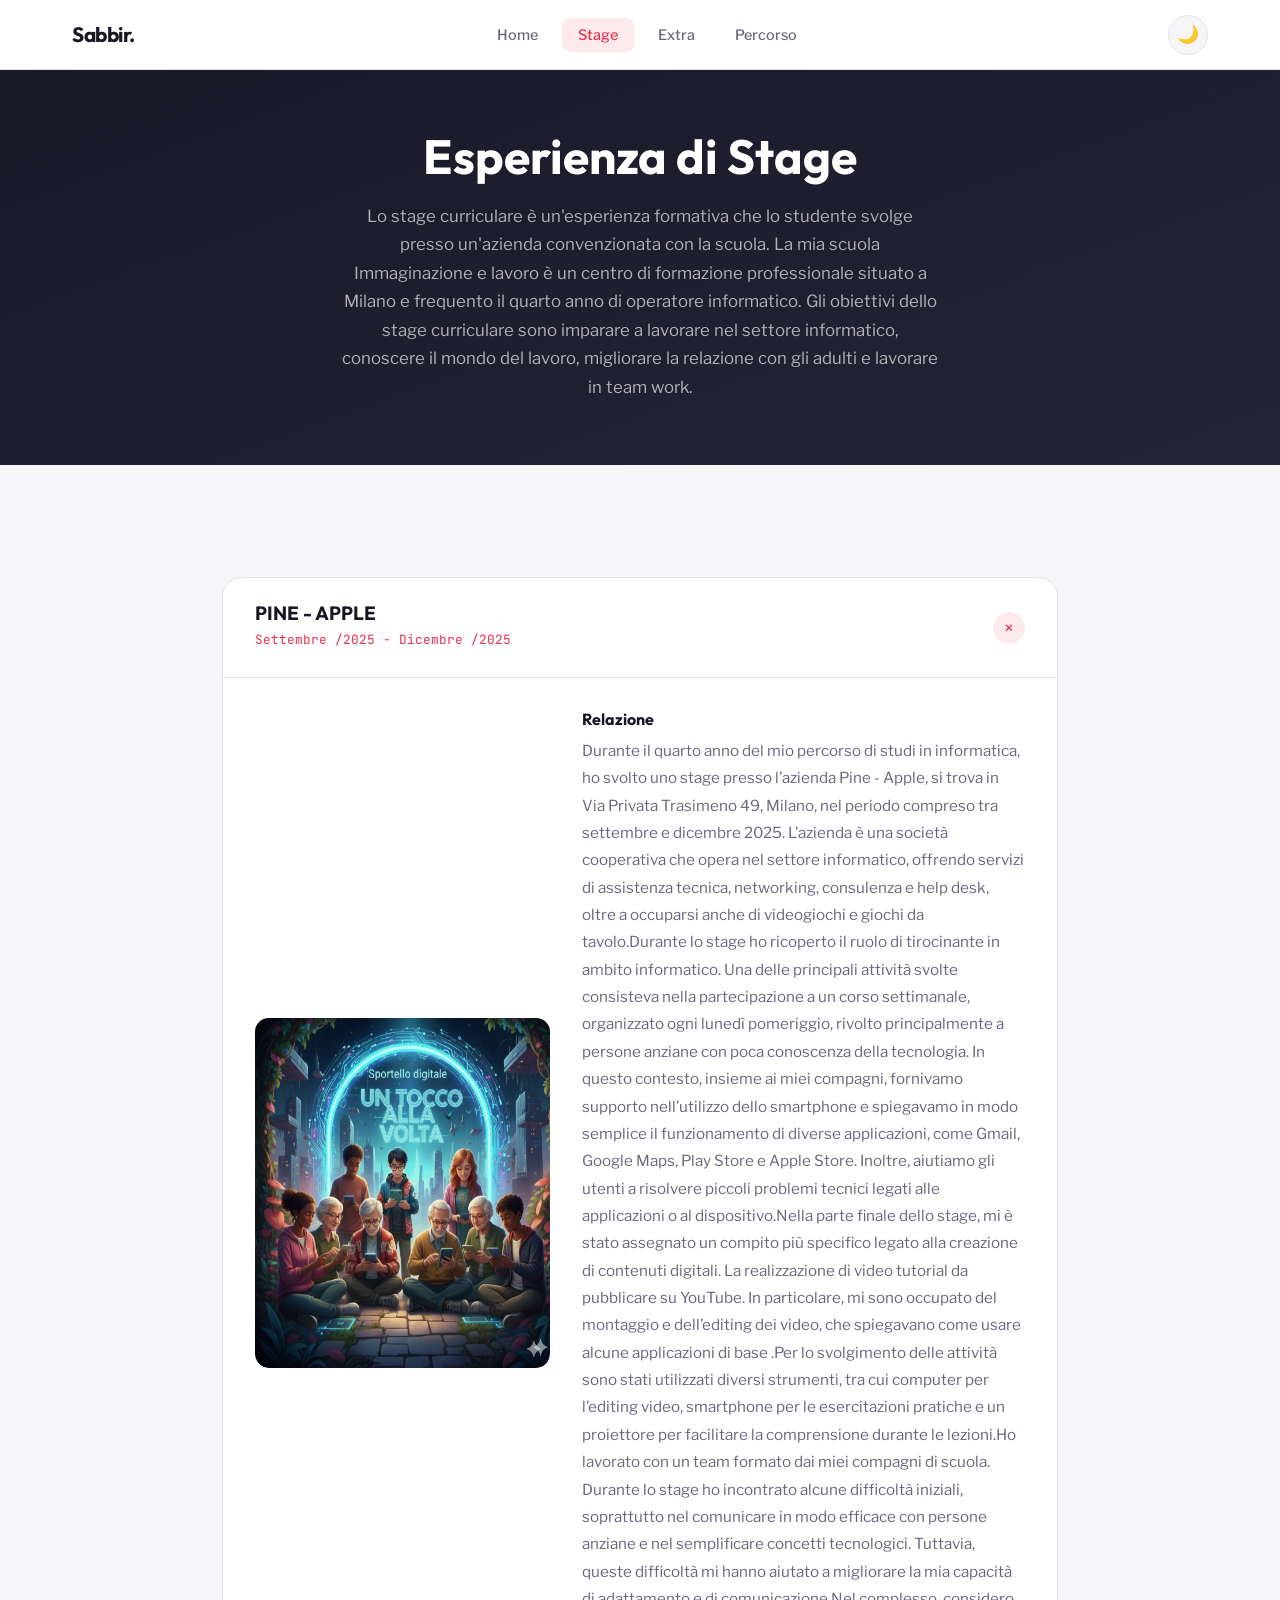
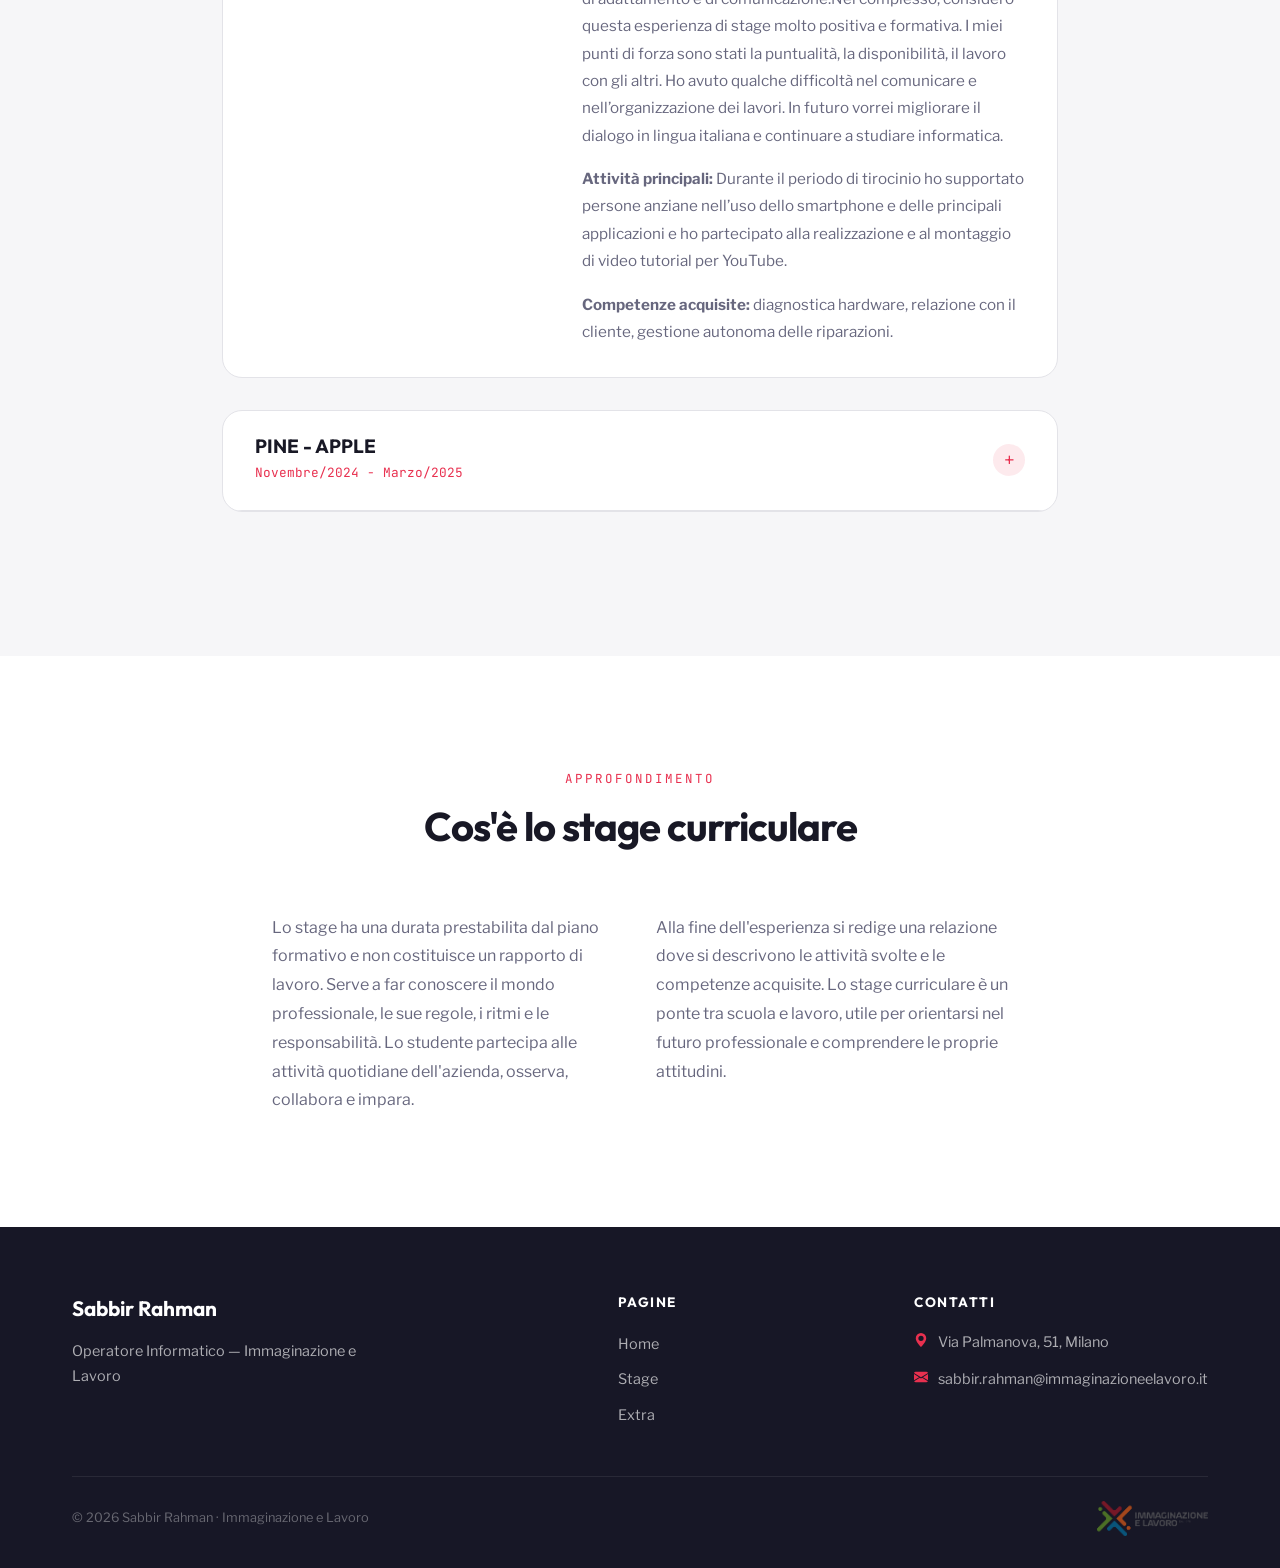
<file: stage.html>
<!DOCTYPE html>
<html lang="it" data-theme="default">
<head>
    <meta charset="UTF-8">
    <meta name="viewport" content="width=device-width, initial-scale=1.0">
    <title>Sabbir Rahman — Stage</title>

    <link rel="preconnect" href="https://fonts.googleapis.com">
    <link rel="preconnect" href="https://fonts.gstatic.com" crossorigin>
    <link href="https://fonts.googleapis.com/css2?family=Outfit:wght@400;500;600;700&family=Libre+Franklin:wght@400;500;600;700&family=JetBrains+Mono:wght@400;500&display=swap" rel="stylesheet">

    <link rel="stylesheet" href="./style.css">
</head>
<body>

    <!-- ====== NAVBAR ====== -->
    <nav class="site-nav">
        <div class="nav-inner">
            <a href="./index.html" class="nav-brand">Sabbir.</a>
            <button class="nav-burger" id="navBurger" aria-label="Apri menu">
                <span></span><span></span><span></span>
            </button>
            <ul class="nav-links" id="navLinks">
                <li><a href="./index.html">Home</a></li>
                <li><a href="#" class="active">Stage</a></li>
                <li><a href="./extra.html">Extra</a></li>
                <li><a href="./percorso.html">Percorso</a></li>
            </ul>
            <button class="theme-toggle" id="themeToggle" aria-label="Cambia tema">🌙</button>
        </div>
    </nav>

    <!-- ====== PAGE HERO ====== -->
    <section class="page-hero">
        <div class="hero-pattern"></div>
        <div class="section-container">
            <h1 class="reveal">Esperienza di Stage</h1>
            <p class="hero-sub reveal reveal-delay-1">
                Lo stage curriculare è un'esperienza formativa che lo studente svolge presso un'azienda convenzionata con la scuola. La mia scuola Immaginazione e lavoro è un centro di formazione professionale situato a Milano e frequento il quarto anno di operatore informatico. Gli obiettivi dello stage curriculare sono imparare a lavorare nel settore informatico, conoscere il mondo del lavoro, migliorare la relazione con gli adulti e lavorare in team work.
            </p>
        </div>
    </section>

    <!-- ====== STAGE CARDS ====== -->
    <section class="section">
        <div class="section-container" style="max-width: 900px;">

            <!-- MODIFICA: Stage 1 -->
            <div class="stage-card open reveal">
                <div class="stage-card-header">
                    <div>
                        <h3>PINE - APPLE</h3>
                        <span class="stage-date">Settembre /2025 - Dicembre /2025</span>
                    </div>
                    <div class="stage-card-toggle">+</div>
                </div>
                <div class="stage-card-body">
                    <div class="stage-grid">
                        <div class="stage-map-frame">
                            <!-- MODIFICA: embed Google Maps del tuo stage -->
                            <iframe class="mappa" src="https://www.google.com/maps/embed?pb=!1m18!1m12!1m3!1d2795.7288910649645!2d9.2485736!3d45.515535899999996!2m3!1f0!2f0!3f0!3m2!1i1024!2i768!4f13.1!3m3!1m2!1s0x4786c79ddd30a987%3A0x66c4e539a9f58a23!2sVia%20Privata%20Trasimeno%2C%2049%2C%2020128%20Milano%20MI%2C%20Italy!5e0!3m2!1sen!2snl!4v1778660471437!5m2!1sen!2snl" width="600" height="450" style="border:0;" allowfullscreen="" loading="lazy" referrerpolicy="no-referrer-when-downgrade"></iframe>
                            <img src="./img/Gemini_Generated_Image_ej54inej54inej54.png" alt="Stage" style="width: 315px; height: 350px; border-radius: var(--radius-md);">
                        </div>
                        <div class="stage-relazione">
                            <!-- MODIFICA: scrivi la tua relazione di stage -->
                            <h4>Relazione</h4>
                            <p>
                                Durante il quarto anno del mio percorso di studi in informatica, ho svolto uno stage presso l’azienda Pine - Apple, si trova in Via Privata Trasimeno 49, Milano, nel periodo compreso tra settembre e dicembre 2025. L’azienda è una società cooperativa che opera nel settore informatico, offrendo servizi di assistenza tecnica, networking, consulenza e help desk, oltre a occuparsi anche di videogiochi e giochi da tavolo.Durante lo stage ho ricoperto il ruolo di tirocinante in ambito informatico. Una delle principali attività svolte consisteva nella partecipazione a un corso settimanale, organizzato ogni lunedì pomeriggio, rivolto principalmente a persone anziane con poca conoscenza della tecnologia. In questo contesto, insieme ai miei compagni, fornivamo supporto nell’utilizzo dello smartphone e spiegavamo in modo semplice il funzionamento di diverse applicazioni, come Gmail, Google Maps, Play Store e Apple Store. Inoltre, aiutiamo gli utenti a risolvere piccoli problemi tecnici legati alle applicazioni o al dispositivo.Nella parte finale dello stage, mi è stato assegnato un compito più specifico legato alla creazione di contenuti digitali. La realizzazione di video tutorial da pubblicare su YouTube. In particolare, mi sono occupato del montaggio e dell’editing dei video, che spiegavano come usare alcune applicazioni di base .Per lo svolgimento delle attività sono stati utilizzati diversi strumenti, tra cui computer per l’editing video, smartphone per le esercitazioni pratiche e un proiettore per facilitare la comprensione durante le lezioni.Ho lavorato con un team formato dai miei compagni di scuola. Durante lo stage ho incontrato alcune difficoltà iniziali, soprattutto nel comunicare in modo efficace con persone anziane e nel semplificare concetti tecnologici. Tuttavia, queste difficoltà mi hanno aiutato a migliorare la mia capacità di adattamento e di comunicazione.Nel complesso, considero questa esperienza di stage molto positiva e formativa. I miei punti di forza sono stati la puntualità, la disponibilità, il lavoro con gli altri. Ho avuto qualche difficoltà nel comunicare e nell’organizzazione dei lavori. In futuro vorrei migliorare il dialogo in lingua italiana e continuare a studiare informatica.
                            </p>
                            <p style="margin-top: 1rem;">
                                <strong>Attività principali:</strong> Durante il periodo di tirocinio ho supportato persone anziane nell’uso dello smartphone e delle principali applicazioni e ho partecipato alla realizzazione e al montaggio di video tutorial per YouTube.
                            </p>
                            <p style="margin-top: 1rem;">
                                <strong>Competenze acquisite:</strong> diagnostica hardware, 
                                relazione con il cliente, gestione autonoma delle riparazioni.
                            </p>
                        </div>
                    </div>
                </div>
            </div>

            <!-- MODIFICA: Stage 2 (duplica questo blocco per aggiungerne altri) -->
            <div class="stage-card reveal reveal-delay-1">
                <div class="stage-card-header">
                    <div>
                        <h3> PINE - APPLE </h3>
                        <span class="stage-date">Novembre/2024 - Marzo/2025</span>
                    </div>
                    <div class="stage-card-toggle">+</div>
                </div>
                <div class="stage-card-body">
                    <div class="stage-grid">
                        <!-- <div class="stage-map-frame">
                            MODIFICA: mappa del secondo stage
                            <iframe src="about:blank" allowfullscreen="" loading="lazy">
                                <iframe src="https://www.google.com/maps/embed?pb=!1m18!1m12!1m3!1d4701.4586627398185!2d9.229105392866826!3d45.520061515799746!2m3!1f0!2f0!3f0!3m2!1i1024!2i768!4f13.1!3m3!1m2!1s0x4786c768055d1887%3A0xaec35106f571dd54!2sVia%20Sant&#39;Uguzzone%2C%208%2C%2020126%20Milano%20MI%2C%20Italy!5e0!3m2!1sen!2snl!4v1778659990871!5m2!1sen!2snl" width="600" height="450" style="border:0;" allowfullscreen="" loading="lazy" referrerpolicy="no-referrer-when-downgrade"></iframe>
                            
                            </iframe>
                        </div> -->
                        <div class="stage-map-frame">
                            <!-- MODIFICA: embed Google Maps del tuo stage -->
                            <iframe class="mappa" src="https://www.google.com/maps/embed?pb=!1m18!1m12!1m3!1d2795.4564751244143!2d9.223502876108077!3d45.521018971074916!2m3!1f0!2f0!3f0!3m2!1i1024!2i768!4f13.1!3m3!1m2!1s0x4786c768055d1887%3A0xaec35106f571dd54!2sVia%20Sant&#39;Uguzzone%2C%208%2C%2020126%20Milano%20MI%2C%20Italy!5e0!3m2!1sen!2snl!4v1778830690231!5m2!1sen!2snl" width="600" height="450" style="border:0;" allowfullscreen="" loading="lazy" referrerpolicy="no-referrer-when-downgrade"></iframe>
                           <img src="./img/Untitled design (1).png" alt="Stage" style="width: 315px; height: 350px; border-radius: var(--radius-md);">
                           <img src="./img/Untitled design (2).png" alt="Stage" style="width: 315px; height: 350px; border-radius: var(--radius-md);">
                        </div>
                        <div class="stage-relazione">
                            <h4>Relazione</h4>
                            <p>Ho svolto lo stage del terzo anno presso l’azienda PINE - APPLE che si trova in via Sant’ uguzzone 8,20126 Milano. L’azienda è una società cooperativa che offre una pluralità di servizi e di assistenza informatica,Networking, consulenza, Help desk e si occupa anche di videogiochi e di giochi da tavolo. Ho svolto lo stage nel periodo dal 25/11/2024 al 07/03/2025; la mia giornata in stage iniziava alle 9:00 fino alle 13:00 dopo un'ora di pausa pranzo, rientravo alle 14:00 fino alle 18:00, per 8 ore al giorno e per un totale di 495 ore. Durante il periodo di stage abbiamo iniziato a creare un gioco di carte che si chiama Rumble land.Noi abbiamo lavorato in 8 persone per creare questo gioco. Ho lavorato con un team formato dai miei compagni di scuola. Gli strumenti che abbiamo utilizzato sono stati: pc personali per la realizzazione della grafica, stampante, carta, forbici e colla per l’assemblaggio del gioco di carte. I miei punti di forza sono stati la puntualità, la disponibilità, il lavoro con gli altri. Ho avuto qualche difficoltà nel comunicare e nell’organizzazione dei lavori. In futuro vorrei migliorare il dialogo in lingua italiana e continuare a studiare informatica.</p>
                            <div class="image-content">
                        
                            
                        </div>
                       
                    </div>
                </div>
            </div>

        </div>
    </section>

    <!-- ====== COS'È UNO STAGE (sezione di approfondimento) ====== -->
    <section class="section section-alt">
        <div class="section-container" style="max-width: 800px;">
            <div class="section-header center reveal">
                <span class="section-label">Approfondimento</span>
                <h2 class="section-title">Cos'è lo stage curriculare</h2>
            </div>
            <div class="reveal" style="display: grid; grid-template-columns: 1fr 1fr; gap: 2rem;">
                <div>
                    <p style="color: var(--text-secondary); line-height: 1.8;">
                        Lo stage ha una durata prestabilita dal piano formativo e non costituisce 
                        un rapporto di lavoro. Serve a far conoscere il mondo professionale, le sue 
                        regole, i ritmi e le responsabilità. Lo studente partecipa alle attività 
                        quotidiane dell'azienda, osserva, collabora e impara.
                    </p>
                </div>
                <div>
                    <p style="color: var(--text-secondary); line-height: 1.8;">
                        Alla fine dell'esperienza si redige una relazione dove si descrivono le 
                        attività svolte e le competenze acquisite. Lo stage curriculare è un ponte 
                        tra scuola e lavoro, utile per orientarsi nel futuro professionale e comprendere 
                        le proprie attitudini.
                    </p>
                </div>
            </div>
        </div>
    </section>

    <!-- ====== FOOTER ====== -->
    <footer class="site-footer">
        <div class="section-container">
            <div class="footer-grid">
                <div>
                    <p class="footer-brand">Sabbir Rahman</p>
                    <p class="footer-desc">Operatore Informatico — Immaginazione e Lavoro</p>
                </div>
                <div>
                    <p class="footer-heading">Pagine</p>
                    <ul class="footer-links">
                        <li><a href="../index.html">Home</a></li>
                        <li><a href="#">Stage</a></li>
                        <li><a href="./extra.html">Extra</a></li>
                    </ul>
                </div>
                <div>
                    <p class="footer-heading">Contatti</p>
                    <div class="footer-contact-item">
                        <svg xmlns="http://www.w3.org/2000/svg" width="14" height="14" fill="currentColor" viewBox="0 0 16 16"><path d="M8 16s6-5.686 6-10A6 6 0 0 0 2 6c0 4.314 6 10 6 10m0-7a3 3 0 1 1 0-6 3 3 0 0 1 0 6"/></svg>
                        <span>Via Palmanova, 51, Milano</span>
                    </div>
                    <div class="footer-contact-item">
                        <svg xmlns="http://www.w3.org/2000/svg" width="14" height="14" fill="currentColor" viewBox="0 0 16 16"><path d="M.05 3.555A2 2 0 0 1 2 2h12a2 2 0 0 1 1.95 1.555L8 8.414zM0 4.697v7.104l5.803-3.558zM6.761 8.83l-6.57 4.027A2 2 0 0 0 2 14h12a2 2 0 0 0 1.808-1.144l-6.57-4.027L8 9.586zm3.436-.586L16 11.801V4.697z"/></svg>
                        <span>sabbir.rahman@immaginazioneelavoro.it</span>
                    </div>
                </div>
            </div>
            <div class="footer-bottom">
                <span class="footer-copy">© 2026 Sabbir Rahman · Immaginazione e Lavoro</span>
                <img src="./img/new-logo-iel-data_retina.png" class="footer-logo" alt="Logo scuola">
            </div>
        </div>
    </footer>

    <script src="./script.js"></script>
</body>
</html>
</file>
<file: style.css>
/* ============================================================
   TEMPLATE SITO PERSONALE - QUARTA INFORMATICA
   ============================================================
   
   COME PERSONALIZZARE:
   
   1. SCEGLI UN TEMA
      Cambia data-theme="default" nel tag <html> di ogni pagina.
      Temi disponibili: default, ocean, sunset, forest, lavender, mono
   
   2. DARK MODE
      Il bottone in navbar attiva/disattiva la dark mode.
      Funziona automaticamente con tutti i temi.
   
   3. COLORI CUSTOM
      Se vuoi un colore tutto tuo, modifica le variabili in
      [data-theme="default"] qui sotto.
   
   4. FONT
      Cambia il link Google Fonts nell'HTML e aggiorna
      --font-display e --font-body qui sotto.
   
   5. ANIMAZIONI
      Ogni elemento con classe .reveal si anima allo scroll.
      Aggiungi .reveal-delay-1, .reveal-delay-2, ecc. per ritardi.
   
   ============================================================ */

/* === TEMI PRECONFIGURATI === */
/* Cambia data-theme="" nel tag <html> per switchare tema */

[data-theme="default"] {
    --hue: 240;
    --accent-h: 350;
    --accent-s: 80%;
    --accent-l: 55%;
}

[data-theme="ocean"] {
    --hue: 200;
    --accent-h: 175;
    --accent-s: 70%;
    --accent-l: 45%;
}

[data-theme="sunset"] {
    --hue: 25;
    --accent-h: 15;
    --accent-s: 85%;
    --accent-l: 55%;
}

[data-theme="forest"] {
    --hue: 150;
    --accent-h: 145;
    --accent-s: 55%;
    --accent-l: 40%;
}

[data-theme="lavender"] {
    --hue: 270;
    --accent-h: 280;
    --accent-s: 60%;
    --accent-l: 55%;
}

[data-theme="mono"] {
    --hue: 0;
    --accent-h: 0;
    --accent-s: 0%;
    --accent-l: 25%;
}

/* === SISTEMA COLORI (generato da variabili) === */
:root {
    /* Font */
    --font-display: 'Outfit', sans-serif;
    --font-body: 'Libre Franklin', sans-serif;
    --font-mono: 'JetBrains Mono', monospace;
    
    /* Sizing */
    --radius-sm: 8px;
    --radius-md: 14px;
    --radius-lg: 20px;
    --radius-full: 100px;
    
    /* Transitions */
    --ease-out: cubic-bezier(0.16, 1, 0.3, 1);
    --ease-spring: cubic-bezier(0.34, 1.56, 0.64, 1);
    --duration-fast: 0.2s;
    --duration-normal: 0.4s;
    --duration-slow: 0.7s;
    
    /* Navbar height */
    --nav-height: 70px;
}

/* Light mode (default) */
html:not([data-dark]) {
    --bg-primary: hsl(var(--hue), 15%, 97%);
    --bg-secondary: #ffffff;
    --bg-elevated: #ffffff;
    --bg-hero: hsl(var(--hue), 25%, 12%);
    --bg-hero-2: hsl(var(--hue), 20%, 18%);
    
    --text-primary: hsl(var(--hue), 20%, 12%);
    --text-secondary: hsl(var(--hue), 10%, 45%);
    --text-tertiary: hsl(var(--hue), 8%, 60%);
    --text-on-dark: #ffffff;
    --text-on-dark-muted: rgba(255,255,255,0.65);
    
    --border-light: hsl(var(--hue), 10%, 90%);
    --border-medium: hsl(var(--hue), 10%, 85%);
    
    --shadow-sm: 0 2px 8px rgba(0,0,0,0.04);
    --shadow-md: 0 8px 30px rgba(0,0,0,0.06);
    --shadow-lg: 0 20px 60px rgba(0,0,0,0.08);
    --shadow-accent: 0 8px 30px hsla(var(--accent-h), var(--accent-s), var(--accent-l), 0.25);
}

/* Dark mode */
html[data-dark] {
    --bg-primary: hsl(var(--hue), 15%, 8%);
    --bg-secondary: hsl(var(--hue), 12%, 12%);
    --bg-elevated: hsl(var(--hue), 12%, 15%);
    --bg-hero: hsl(var(--hue), 20%, 5%);
    --bg-hero-2: hsl(var(--hue), 15%, 10%);
    
    --text-primary: hsl(var(--hue), 10%, 92%);
    --text-secondary: hsl(var(--hue), 8%, 60%);
    --text-tertiary: hsl(var(--hue), 6%, 45%);
    --text-on-dark: #ffffff;
    --text-on-dark-muted: rgba(255,255,255,0.55);
    
    --border-light: hsl(var(--hue), 10%, 18%);
    --border-medium: hsl(var(--hue), 10%, 22%);
    
    --shadow-sm: 0 2px 8px rgba(0,0,0,0.2);
    --shadow-md: 0 8px 30px rgba(0,0,0,0.3);
    --shadow-lg: 0 20px 60px rgba(0,0,0,0.4);
    --shadow-accent: 0 8px 30px hsla(var(--accent-h), var(--accent-s), var(--accent-l), 0.2);
}

/* Accent color (uguale in light e dark) */
html {
    --accent: hsl(var(--accent-h), var(--accent-s), var(--accent-l));
    --accent-hover: hsl(var(--accent-h), var(--accent-s), calc(var(--accent-l) - 8%));
    --accent-soft: hsla(var(--accent-h), var(--accent-s), var(--accent-l), 0.1);
    --accent-medium: hsla(var(--accent-h), var(--accent-s), var(--accent-l), 0.2);
}

/* === RESET & BASE === */
*, *::before, *::after {
    margin: 0;
    padding: 0;
    box-sizing: border-box;
}

html {
    scroll-behavior: smooth;
}

body {
    font-family: var(--font-body);
    color: var(--text-primary);
    background-color: var(--bg-primary);
    line-height: 1.7;
    transition: background-color var(--duration-normal) var(--ease-out),
                color var(--duration-normal) var(--ease-out);
    -webkit-font-smoothing: antialiased;
}

h1, h2, h3, h4, h5, h6 {
    font-family: var(--font-display);
    font-weight: 700;
    color: var(--text-primary);
    line-height: 1.2;
}

a {
    color: var(--accent);
    text-decoration: none;
    transition: color var(--duration-fast);
}

a:hover {
    color: var(--accent-hover);
}

img {
    max-width: 100%;
    display: block;
}

/* === NAVBAR === */
.site-nav {
    position: fixed;
    top: 0;
    left: 0;
    right: 0;
    height: var(--nav-height);
    background: var(--bg-secondary);
    border-bottom: 1px solid var(--border-light);
    z-index: 1000;
    display: flex;
    align-items: center;
    transition: background var(--duration-normal) var(--ease-out),
                border-color var(--duration-normal) var(--ease-out),
                box-shadow var(--duration-normal) var(--ease-out);
}

.site-nav.scrolled {
    box-shadow: var(--shadow-sm);
}

.nav-inner {
    width: 100%;
    max-width: 1200px;
    margin: 0 auto;
    padding: 0 2rem;
    display: flex;
    align-items: center;
    justify-content: space-between;
}

.nav-brand {
    font-family: var(--font-display);
    font-weight: 700;
    font-size: 1.3rem;
    color: var(--text-primary);
    text-decoration: none;
    letter-spacing: -0.5px;
}

.nav-links {
    display: flex;
    align-items: center;
    gap: 0.5rem;
    list-style: none;
}

.nav-links a {
    font-family: var(--font-body);
    font-weight: 500;
    font-size: 0.9rem;
    color: var(--text-secondary);
    padding: 0.5rem 1rem;
    border-radius: var(--radius-sm);
    text-decoration: none;
    transition: all var(--duration-fast);
}

.nav-links a:hover,
.nav-links a.active {
    color: var(--accent);
    background: var(--accent-soft);
}

/* Dark mode toggle */
.theme-toggle {
    width: 40px;
    height: 40px;
    border-radius: 50%;
    border: 1px solid var(--border-light);
    background: var(--bg-primary);
    cursor: pointer;
    display: flex;
    align-items: center;
    justify-content: center;
    font-size: 1.1rem;
    transition: all var(--duration-fast);
    margin-left: 0.5rem;
    color: var(--text-secondary);
}

.theme-toggle:hover {
    border-color: var(--accent);
    color: var(--accent);
    transform: rotate(20deg);
}

/* Mobile nav */
.nav-burger {
    display: none;
    flex-direction: column;
    gap: 5px;
    cursor: pointer;
    background: none;
    border: none;
    padding: 5px;
}

.nav-burger span {
    width: 22px;
    height: 2px;
    background: var(--text-primary);
    border-radius: 2px;
    transition: all var(--duration-fast);
}

/* === HERO === */
.hero {
    min-height: 100vh;
    display: flex;
    align-items: center;
    justify-content: center;
    text-align: center;
    background: linear-gradient(160deg, var(--bg-hero) 0%, var(--bg-hero-2) 100%);
    position: relative;
    overflow: hidden;
    padding-top: var(--nav-height);
}

/* Pattern decorativo sullo sfondo dell'hero */
.hero-pattern {
    position: absolute;
    inset: 0;
    opacity: 0.04;
    background-image: 
        radial-gradient(circle at 20% 50%, var(--accent) 1px, transparent 1px),
        radial-gradient(circle at 80% 20%, var(--accent) 1px, transparent 1px),
        radial-gradient(circle at 60% 80%, var(--accent) 1px, transparent 1px);
    background-size: 80px 80px, 60px 60px, 100px 100px;
}

/* Cerchi decorativi */
.hero-blob {
    position: absolute;
    border-radius: 50%;
    filter: blur(80px);
    opacity: 0.15;
}

.hero-blob-1 {
    width: 500px;
    height: 500px;
    background: var(--accent);
    top: -15%;
    right: -10%;
}

.hero-blob-2 {
    width: 350px;
    height: 350px;
    background: hsl(var(--hue), 50%, 50%);
    bottom: -10%;
    left: -5%;
}

.hero-content {
    position: relative;
    z-index: 1;
    padding: 2rem;
}

.hero-label {
    display: inline-block;
    font-family: var(--font-mono);
    font-size: 0.8rem;
    letter-spacing: 2px;
    text-transform: uppercase;
    color: var(--accent);
    background: var(--accent-soft);
    padding: 0.4rem 1.2rem;
    border-radius: var(--radius-full);
    margin-bottom: 1.5rem;
}

.hero h1 {
    font-size: clamp(2.5rem, 6vw, 4.5rem);
    color: var(--text-on-dark);
    letter-spacing: -2px;
    margin-bottom: 0.8rem;
}

.hero .hero-sub {
    font-size: clamp(1rem, 2vw, 1.3rem);
    color: var(--text-on-dark-muted);
    font-weight: 400;
    max-width: 500px;
    margin: 0 auto;
}

.hero-cta {
    margin-top: 2.5rem;
    display: flex;
    gap: 1rem;
    justify-content: center;
    flex-wrap: wrap;
}

/* === BOTTONI === */
.btn-primary-custom {
    display: inline-flex;
    align-items: center;
    gap: 0.5rem;
    padding: 0.85rem 2rem;
    background: var(--accent);
    color: #fff;
    border: none;
    border-radius: var(--radius-full);
    font-family: var(--font-body);
    font-weight: 600;
    font-size: 0.95rem;
    cursor: pointer;
    text-decoration: none;
    transition: all var(--duration-fast) var(--ease-out);
}

.btn-primary-custom:hover {
    background: var(--accent-hover);
    color: #fff;
    transform: translateY(-2px);
    box-shadow: var(--shadow-accent);
}

.btn-outline-custom {
    display: inline-flex;
    align-items: center;
    gap: 0.5rem;
    padding: 0.85rem 2rem;
    background: transparent;
    color: var(--text-on-dark);
    border: 1px solid rgba(255,255,255,0.25);
    border-radius: var(--radius-full);
    font-family: var(--font-body);
    font-weight: 600;
    font-size: 0.95rem;
    cursor: pointer;
    text-decoration: none;
    transition: all var(--duration-fast) var(--ease-out);
}

.btn-outline-custom:hover {
    background: rgba(255,255,255,0.1);
    color: #fff;
    border-color: rgba(255,255,255,0.5);
}

/* Variante per sfondi chiari */
.btn-outline-light {
    color: var(--text-primary);
    border-color: var(--border-medium);
}

.btn-outline-light:hover {
    color: var(--accent);
    border-color: var(--accent);
    background: var(--accent-soft);
}

/* === SEZIONI === */
.section {
    padding: 7rem 0;
}

.section-alt {
    background: var(--bg-secondary);
}

.section-container {
    max-width: 1200px;
    margin: 0 auto;
    padding: 0 2rem;
}

.section-header {
    margin-bottom: 4rem;
}

.section-label {
    font-family: var(--font-mono);
    font-size: 0.78rem;
    text-transform: uppercase;
    letter-spacing: 3px;
    color: var(--accent);
    margin-bottom: 0.8rem;
    display: block;
}

.section-title {
    font-size: clamp(1.8rem, 3.5vw, 2.5rem);
    letter-spacing: -1px;
    margin-bottom: 0.5rem;
}

.section-desc {
    font-size: 1.05rem;
    color: var(--text-secondary);
    max-width: 550px;
}

/* Centrato */
.section-header.center {
    text-align: center;
}

.section-header.center .section-desc {
    margin: 0 auto;
}

/* === BIO === */
.bio-grid {
    display: grid;
    grid-template-columns: 1fr 1fr;
    gap: 5rem;
    align-items: center;
}

.bio-image {
    position: relative;
}

.bio-image-frame {
    width: 100%;
    aspect-ratio: 4/5;
    border-radius: var(--radius-lg);
    overflow: hidden;
    box-shadow: var(--shadow-lg);
    position: relative;
}

.bio-image-frame img {
    width: 100%;
    height: 100%;
    object-fit: cover;
}

/* Decorazione immagine - quadrato accent */
.bio-image::after {
    content: '';
    position: absolute;
    width: 100px;
    height: 100px;
    border: 3px solid var(--accent);
    border-radius: var(--radius-md);
    bottom: -20px;
    right: -20px;
    z-index: -1;
    opacity: 0.5;
}

.bio-text-area p {
    font-size: 1.05rem;
    color: var(--text-secondary);
    margin-bottom: 1.5rem;
    line-height: 1.8;
}

/* Info pills nella bio */
.bio-pills {
    display: flex;
    flex-wrap: wrap;
    gap: 0.6rem;
    margin-top: 1.5rem;
}

.bio-pill {
    display: inline-flex;
    align-items: center;
    gap: 0.4rem;
    padding: 0.4rem 1rem;
    background: var(--accent-soft);
    color: var(--accent);
    border-radius: var(--radius-full);
    font-size: 0.85rem;
    font-weight: 600;
}

/* === PASSIONI (Grid) === */
.passions-grid {
    display: grid;
    grid-template-columns: repeat(auto-fit, minmax(300px, 1fr));
    gap: 2rem;
}

.passion-card {
    background: var(--bg-elevated);
    border: 1px solid var(--border-light);
    border-radius: var(--radius-md);
    overflow: hidden;
    transition: transform var(--duration-normal) var(--ease-spring),
                box-shadow var(--duration-normal) var(--ease-out);
}

.passion-card:hover {
    transform: translateY(-8px);
    box-shadow: var(--shadow-md);
}

.passion-card-img {
    height: 220px;
    overflow: hidden;
}

.passion-card-img img {
    width: 100%;
    height: 100%;
    object-fit: cover;
    transition: transform var(--duration-slow) var(--ease-out);
}

.passion-card:hover .passion-card-img img {
    transform: scale(1.05);
}

.passion-card-body {
    padding: 1.5rem;
}

.passion-card-tag {
    font-family: var(--font-mono);
    font-size: 0.72rem;
    text-transform: uppercase;
    letter-spacing: 1.5px;
    color: var(--accent);
    margin-bottom: 0.6rem;
    display: block;
}

.passion-card-body h3 {
    font-size: 1.2rem;
    margin-bottom: 0.5rem;
}

.passion-card-body p {
    font-size: 0.92rem;
    color: var(--text-secondary);
}

/* === CV === */
.cv-paper {
    background: var(--bg-elevated);
    border: 1px solid var(--border-light);
    border-radius: var(--radius-lg);
    padding: clamp(2rem, 4vw, 3.5rem);
    max-width: 850px;
    margin: 0 auto;
    box-shadow: var(--shadow-md);
    transition: background var(--duration-normal), border-color var(--duration-normal);
}

.cv-header {
    display: flex;
    justify-content: space-between;
    align-items: flex-start;
    flex-wrap: wrap;
    gap: 1rem;
    margin-bottom: 2rem;
    padding-bottom: 2rem;
    border-bottom: 2px solid var(--border-light);
}

.cv-name {
    font-size: 2rem;
    letter-spacing: -1px;
}

.cv-role {
    color: var(--accent);
    font-weight: 500;
    font-size: 1.1rem;
}

.cv-contact-mini {
    display: flex;
    flex-direction: column;
    gap: 0.3rem;
    font-size: 0.85rem;
    color: var(--text-secondary);
    text-align: right;
}

.cv-section-title {
    font-family: var(--font-mono);
    font-size: 0.75rem;
    text-transform: uppercase;
    letter-spacing: 3px;
    color: var(--accent);
    margin-top: 2rem;
    margin-bottom: 1.2rem;
    display: flex;
    align-items: center;
    gap: 1rem;
}

.cv-section-title::after {
    content: '';
    flex: 1;
    height: 1px;
    background: var(--border-light);
}

.cv-entry {
    margin-bottom: 1.8rem;
    padding-left: 1rem;
    border-left: 2px solid var(--border-light);
    transition: border-color var(--duration-fast);
}

.cv-entry:hover {
    border-left-color: var(--accent);
}

.cv-entry-title {
    font-weight: 700;
    font-size: 1rem;
    color: var(--text-primary);
}

.cv-entry-place {
    color: var(--text-secondary);
    font-size: 0.95rem;
}

.cv-entry-date {
    font-family: var(--font-mono);
    font-size: 0.8rem;
    color: var(--accent);
    margin-top: 0.2rem;
    display: block;
}

.cv-entry-desc {
    color: var(--text-secondary);
    font-size: 0.92rem;
    margin-top: 0.3rem;
}

/* Lingue con barre */
.cv-lang {
    display: flex;
    align-items: center;
    justify-content: space-between;
    padding: 0.7rem 0;
    border-bottom: 1px solid var(--border-light);
}

.cv-lang:last-child {
    border-bottom: none;
}

.cv-lang-name {
    font-weight: 600;
    font-size: 0.95rem;
}

.cv-lang-level {
    display: flex;
    align-items: center;
    gap: 0.6rem;
}

.cv-lang-bar {
    width: 80px;
    height: 4px;
    background: var(--border-light);
    border-radius: 4px;
    overflow: hidden;
}

.cv-lang-bar-fill {
    height: 100%;
    background: var(--accent);
    border-radius: 4px;
    transition: width var(--duration-slow) var(--ease-out);
}

.cv-lang-label {
    font-size: 0.82rem;
    color: var(--text-tertiary);
    min-width: 80px;
    text-align: right;
}

/* === PAGINA STAGE === */
.page-hero {
    padding: 8rem 0 4rem;
    background: linear-gradient(160deg, var(--bg-hero) 0%, var(--bg-hero-2) 100%);
    text-align: center;
    position: relative;
    overflow: hidden;
}

.page-hero .hero-pattern {
    position: absolute;
    inset: 0;
    opacity: 0.03;
    background-image: 
        radial-gradient(circle at 20% 50%, var(--accent) 1px, transparent 1px);
    background-size: 60px 60px;
}

.page-hero h1 {
    font-size: clamp(2rem, 4vw, 3rem);
    color: var(--text-on-dark);
    position: relative;
}

.page-hero .hero-sub {
    color: var(--text-on-dark-muted);
    font-size: 1.05rem;
    max-width: 600px;
    margin: 1rem auto 0;
    position: relative;
}

/* Stage cards (alternativa all'accordion) */
.stage-card {
    background: var(--bg-elevated);
    border: 1px solid var(--border-light);
    border-radius: var(--radius-lg);
    overflow: hidden;
    margin-bottom: 2rem;
    transition: box-shadow var(--duration-normal);
}

.stage-card:hover {
    box-shadow: var(--shadow-md);
}

.stage-card-header {
    padding: 1.5rem 2rem;
    border-bottom: 1px solid var(--border-light);
    display: flex;
    align-items: center;
    justify-content: space-between;
    cursor: pointer;
    transition: background var(--duration-fast);
}

.stage-card-header:hover {
    background: var(--accent-soft);
}

.stage-card-header h3 {
    font-size: 1.2rem;
    margin: 0;
}

.stage-card-header .stage-date {
    font-family: var(--font-mono);
    font-size: 0.8rem;
    color: var(--accent);
}

.stage-card-toggle {
    width: 32px;
    height: 32px;
    border-radius: 50%;
    background: var(--accent-soft);
    display: flex;
    align-items: center;
    justify-content: center;
    transition: transform var(--duration-fast);
    color: var(--accent);
    font-size: 1.2rem;
}

.stage-card.open .stage-card-toggle {
    transform: rotate(45deg);
}

.stage-card-body {
    padding: 0 2rem;
    max-height: 0;
    overflow: hidden;
    transition: max-height var(--duration-slow) var(--ease-out),
                padding var(--duration-normal);
}

.stage-card.open .stage-card-body {
    padding: 2rem;
    max-height: 1500px;
}

.stage-grid {
    display: grid;
    grid-template-columns: 2fr 3fr;
    gap: 2rem;
    align-items: start;
}

.stage-map-frame {
    border-radius: var(--radius-md);
    overflow: hidden;
  
}

.mappa {
    height: 300px !important;
    border-radius: var(--radius-md);
}

.stage-map-frame iframe {
    width: 100%;
    height: 100%;
    border: none;
}

.stage-relazione {
    font-size: 0.95rem;
    color: var(--text-secondary);
    line-height: 1.8;
}

.stage-relazione h4 {
    font-size: 1rem;
    margin-bottom: 0.5rem;
}

/* === EXTRA PAGE === */
.presenze-card {
    background: var(--bg-elevated);
    border: 1px solid var(--border-light);
    border-radius: var(--radius-lg);
    padding: 2.5rem;
    box-shadow: var(--shadow-sm);
    max-width: 500px;
    margin: 0 auto;
}

.presenze-card label {
    font-weight: 600;
    color: var(--text-primary);
    display: block;
    margin-bottom: 0.5rem;
    font-size: 0.9rem;
}

.presenze-input {
    display: flex;
    gap: 0.8rem;
    align-items: flex-end;
}

.presenze-card input[type="number"] {
    width: 120px;
    padding: 0.65rem 1rem;
    border: 1px solid var(--border-medium);
    border-radius: var(--radius-sm);
    font-family: var(--font-mono);
    font-size: 1rem;
    background: var(--bg-primary);
    color: var(--text-primary);
    transition: border-color var(--duration-fast);
}

.presenze-card input[type="number"]:focus {
    outline: none;
    border-color: var(--accent);
    box-shadow: 0 0 0 3px var(--accent-soft);
}

.btn-calcola {
    padding: 0.65rem 1.5rem;
    background: var(--accent);
    color: #fff;
    border: none;
    border-radius: var(--radius-sm);
    font-family: var(--font-body);
    font-weight: 600;
    cursor: pointer;
    transition: background var(--duration-fast);
}

.btn-calcola:hover {
    background: var(--accent-hover);
}

.progress-wrap {
    margin-top: 1.5rem;
}

.progress-bar-bg {
    height: 10px;
    background: var(--border-light);
    border-radius: var(--radius-full);
    overflow: hidden;
}

.progress-bar-fill {
    height: 100%;
    background: var(--accent);
    border-radius: var(--radius-full);
    transition: width var(--duration-slow) var(--ease-out);
    width: 100%;
}

.progress-label {
    font-family: var(--font-mono);
    font-size: 0.82rem;
    color: var(--text-tertiary);
    margin-top: 0.5rem;
}

/* Sezione gallery / contenuto libero */
.gallery-grid {
    display: grid;
    grid-template-columns: repeat(auto-fill, minmax(250px, 1fr));
    gap: 1rem;
}

.gallery-item {
    aspect-ratio: 1;
    border-radius: var(--radius-md);
    overflow: hidden;
    cursor: pointer;
    position: relative;
}

.gallery-item img {
    width: 100%;
    height: 100%;
    object-fit: cover;
    transition: transform var(--duration-slow) var(--ease-out);
}

.gallery-item:hover img {
    transform: scale(1.08);
}

.gallery-item-overlay {
    position: absolute;
    inset: 0;
    background: linear-gradient(transparent 50%, rgba(0,0,0,0.6));
    opacity: 0;
    transition: opacity var(--duration-fast);
    display: flex;
    align-items: flex-end;
    padding: 1rem;
}

.gallery-item:hover .gallery-item-overlay {
    opacity: 1;
}

.gallery-item-overlay span {
    color: #fff;
    font-weight: 600;
    font-size: 0.9rem;
}

/* === FOOTER === */
.site-footer {
    background: var(--bg-hero);
    color: var(--text-on-dark-muted);
    padding: 4rem 0 2rem;
}

.footer-grid {
    display: grid;
    grid-template-columns: 2fr 1fr 1fr;
    gap: 3rem;
    margin-bottom: 3rem;
}

.footer-brand {
    font-family: var(--font-display);
    font-size: 1.3rem;
    font-weight: 700;
    color: var(--text-on-dark);
    margin-bottom: 0.8rem;
}

.footer-desc {
    font-size: 0.9rem;
    line-height: 1.7;
    max-width: 300px;
}

.footer-heading {
    font-family: var(--font-display);
    font-size: 0.85rem;
    font-weight: 700;
    text-transform: uppercase;
    letter-spacing: 1.5px;
    color: var(--text-on-dark);
    margin-bottom: 1rem;
}

.footer-links {
    list-style: none;
    display: flex;
    flex-direction: column;
    gap: 0.5rem;
}

.footer-links a {
    color: var(--text-on-dark-muted);
    font-size: 0.9rem;
    transition: color var(--duration-fast);
}

.footer-links a:hover {
    color: var(--accent);
}

.footer-contact-item {
    display: flex;
    align-items: flex-start;
    gap: 0.6rem;
    margin-bottom: 0.8rem;
    font-size: 0.9rem;
}

.footer-contact-item svg {
    flex-shrink: 0;
    margin-top: 3px;
    color: var(--accent);
}

.footer-bottom {
    border-top: 1px solid rgba(255,255,255,0.08);
    padding-top: 1.5rem;
    display: flex;
    justify-content: space-between;
    align-items: center;
    flex-wrap: wrap;
    gap: 1rem;
}

.footer-copy {
    font-size: 0.8rem;
    color: rgba(255,255,255,0.35);
}

.footer-logo {
    height: 35px;
    opacity: 0.6;
}

/* === ANIMAZIONI SCROLL === */
.reveal {
    opacity: 0;
    transform: translateY(40px);
    transition: opacity var(--duration-slow) var(--ease-out),
                transform var(--duration-slow) var(--ease-out);
}

.reveal.visible {
    opacity: 1;
    transform: translateY(0);
}

.reveal-delay-1 { transition-delay: 0.1s; }
.reveal-delay-2 { transition-delay: 0.2s; }
.reveal-delay-3 { transition-delay: 0.3s; }
.reveal-delay-4 { transition-delay: 0.4s; }

/* Reveal da sinistra/destra */
.reveal-left {
    opacity: 0;
    transform: translateX(-40px);
    transition: opacity var(--duration-slow) var(--ease-out),
                transform var(--duration-slow) var(--ease-out);
}

.reveal-right {
    opacity: 0;
    transform: translateX(40px);
    transition: opacity var(--duration-slow) var(--ease-out),
                transform var(--duration-slow) var(--ease-out);
}

.reveal-left.visible,
.reveal-right.visible {
    opacity: 1;
    transform: translateX(0);
}

/* === RESPONSIVE === */
@media (max-width: 900px) {
    .bio-grid {
        grid-template-columns: 1fr;
        gap: 3rem;
    }
    
    .bio-image {
        max-width: 350px;
        margin: 0 auto;
    }

    .stage-grid {
        grid-template-columns: 1fr;
    }
    
    .footer-grid {
        grid-template-columns: 1fr;
        gap: 2rem;
    }
    
    .cv-header {
        flex-direction: column;
    }
    
    .cv-contact-mini {
        text-align: left;
    }
}

@media (max-width: 700px) {
    .nav-links {
        display: none;
        position: absolute;
        top: var(--nav-height);
        left: 0;
        right: 0;
        background: var(--bg-secondary);
        border-bottom: 1px solid var(--border-light);
        flex-direction: column;
        padding: 1rem 2rem;
    }
    
    .nav-links.open {
        display: flex;
    }
    
    .nav-burger {
        display: flex;
    }
    
    .theme-toggle {
        margin-left: auto;
        margin-right: 1rem;
    }
    
    .hero h1 {
        font-size: 2.2rem;
    }
    
    .passions-grid {
        grid-template-columns: 1fr;
    }
    
    .hero-cta {
        flex-direction: column;
        align-items: center;
    }
    
    .section {
        padding: 4rem 0;
    }
    
    .gallery-grid {
        grid-template-columns: repeat(2, 1fr);
    }
}
</file>
